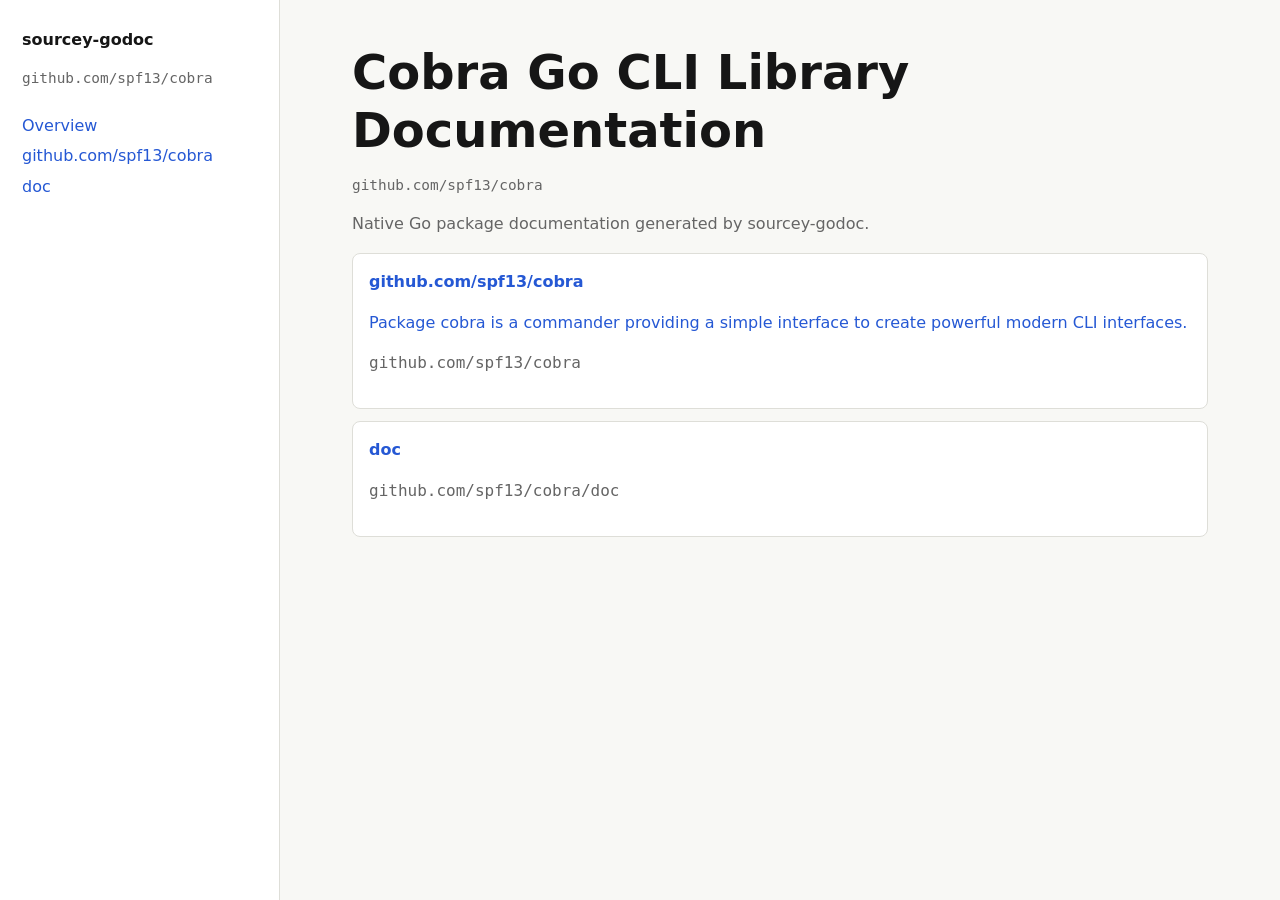
<file: index.html>
<!doctype html>
<html lang="en">
<head>
<meta charset="utf-8">
<meta name="viewport" content="width=device-width, initial-scale=1">
<title>Cobra Go CLI Library Documentation</title>
<link rel="stylesheet" href="sourcey-godoc.css">
</head>
<body><div class="shell">
<aside><p class="brand">sourcey-godoc</p><p class="module"><code>github.com/spf13/cobra</code></p><ul class="nav"><li><a href="index.html">Overview</a></li><li><a href="package-root.html">github.com/spf13/cobra</a></li><li><a href="pkg-doc.html">doc</a></li></ul></aside>
<main><h1>Cobra Go CLI Library Documentation</h1><p class="module"><code>github.com/spf13/cobra</code></p><p class="synopsis">Native Go package documentation generated by sourcey-godoc.</p><a class="card" href="package-root.html"><strong>github.com/spf13/cobra</strong><p>Package cobra is a commander providing a simple interface to create powerful modern CLI interfaces.</p><p class="import-path"><code>github.com/spf13/cobra</code></p></a><a class="card" href="pkg-doc.html"><strong>doc</strong><p class="import-path"><code>github.com/spf13/cobra/doc</code></p></a></main>
</div></body>
</html>
</file>
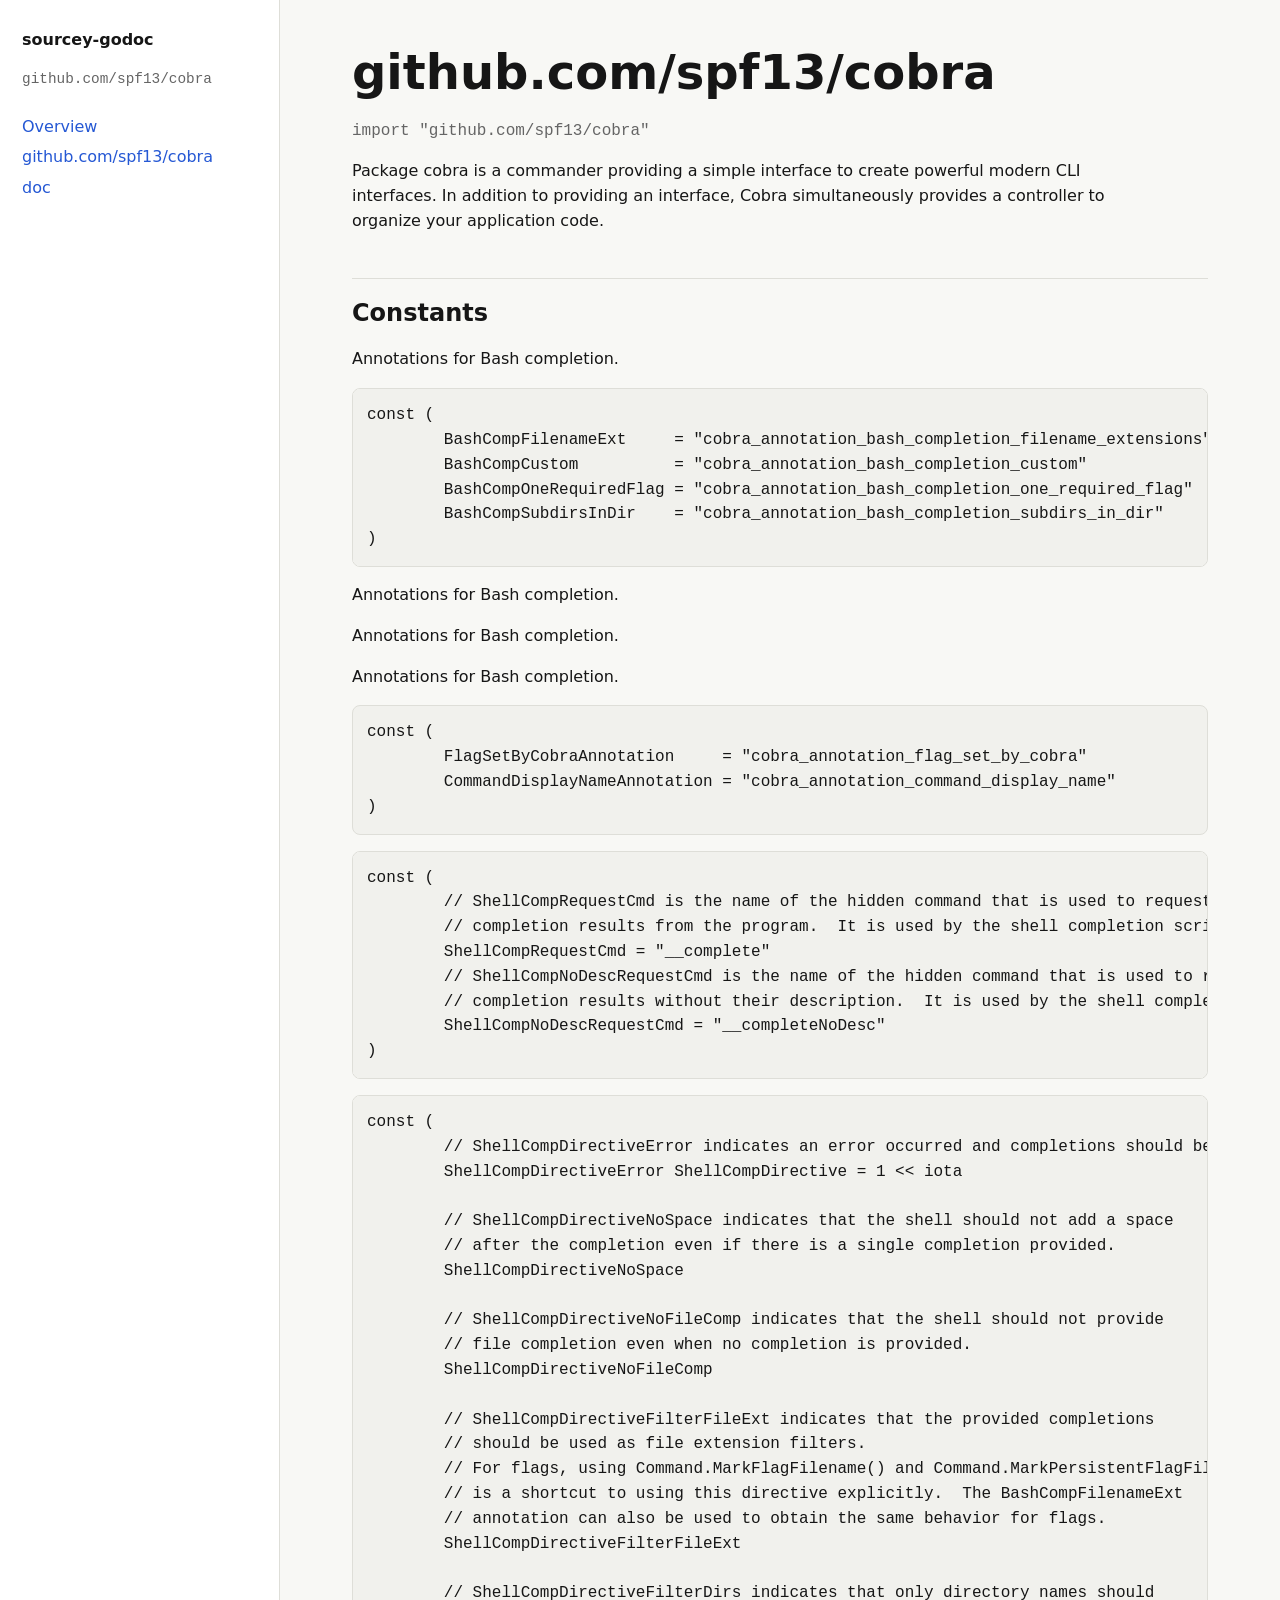
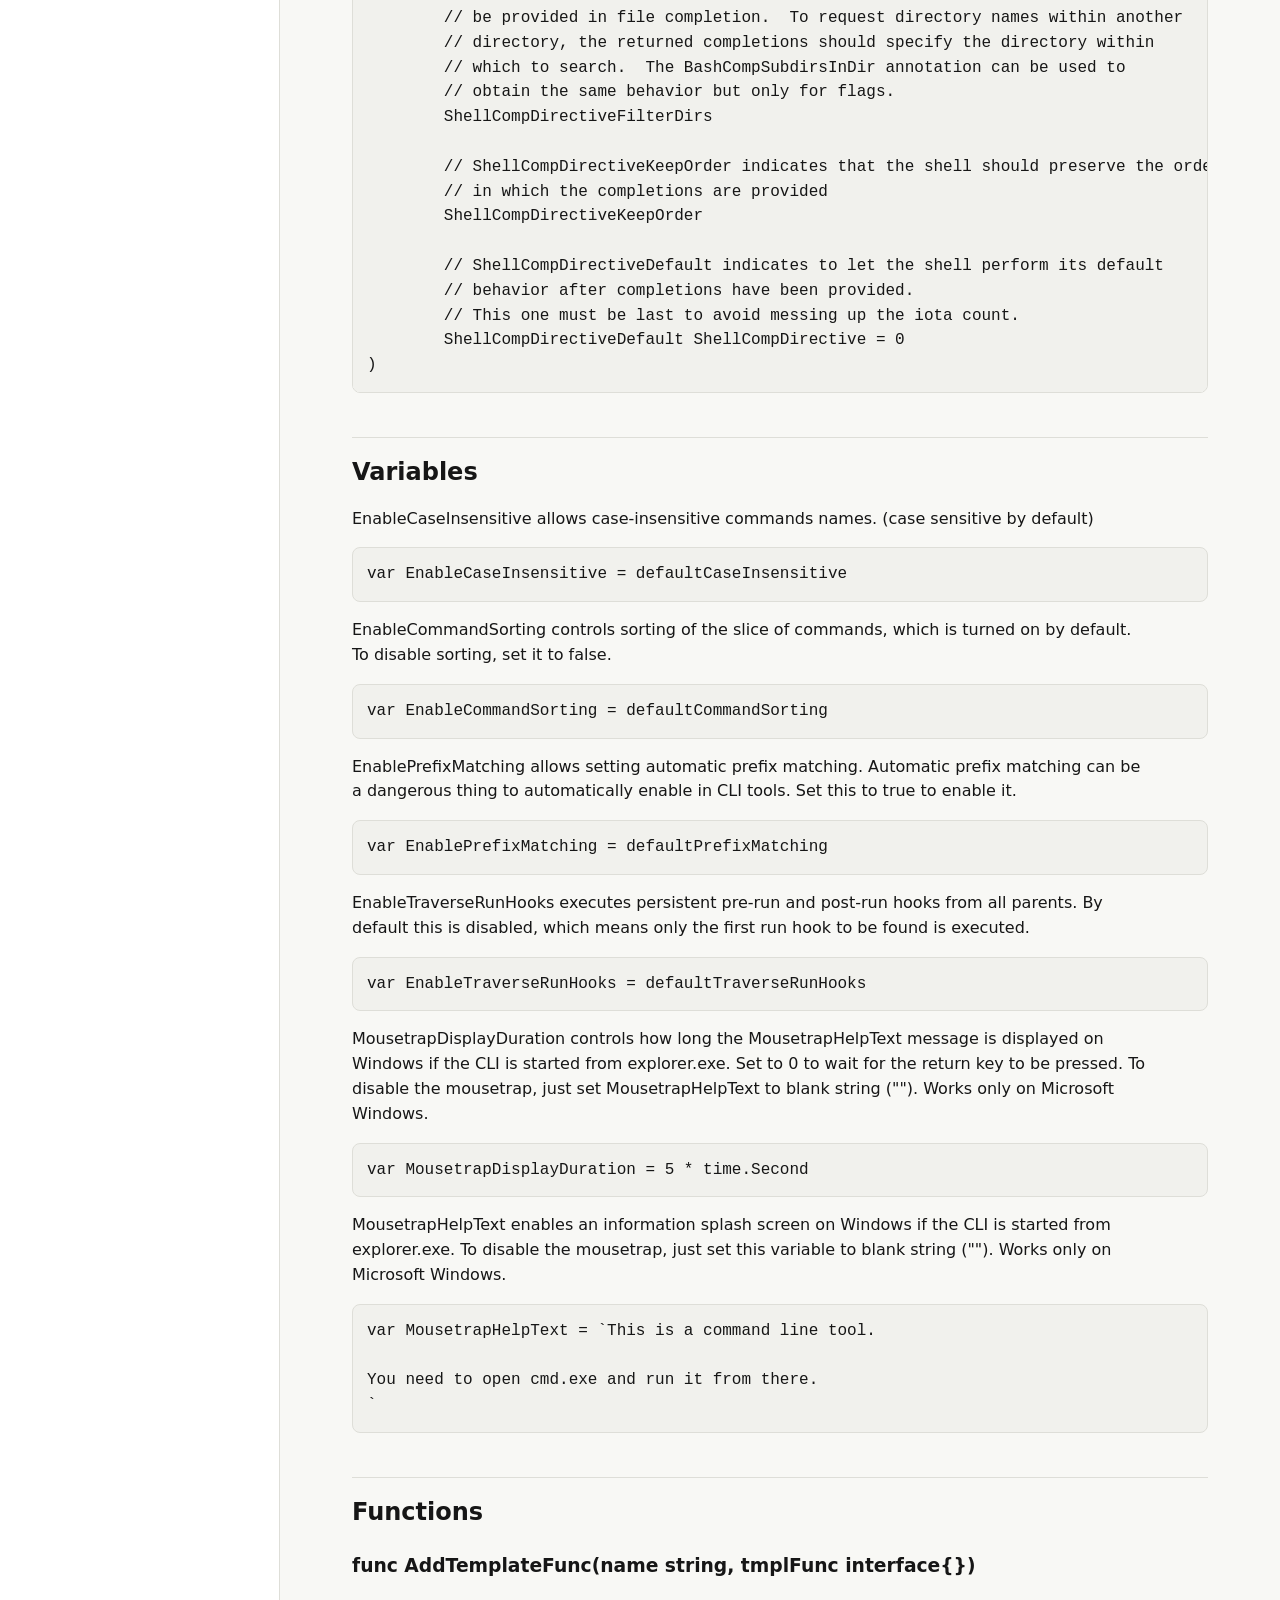
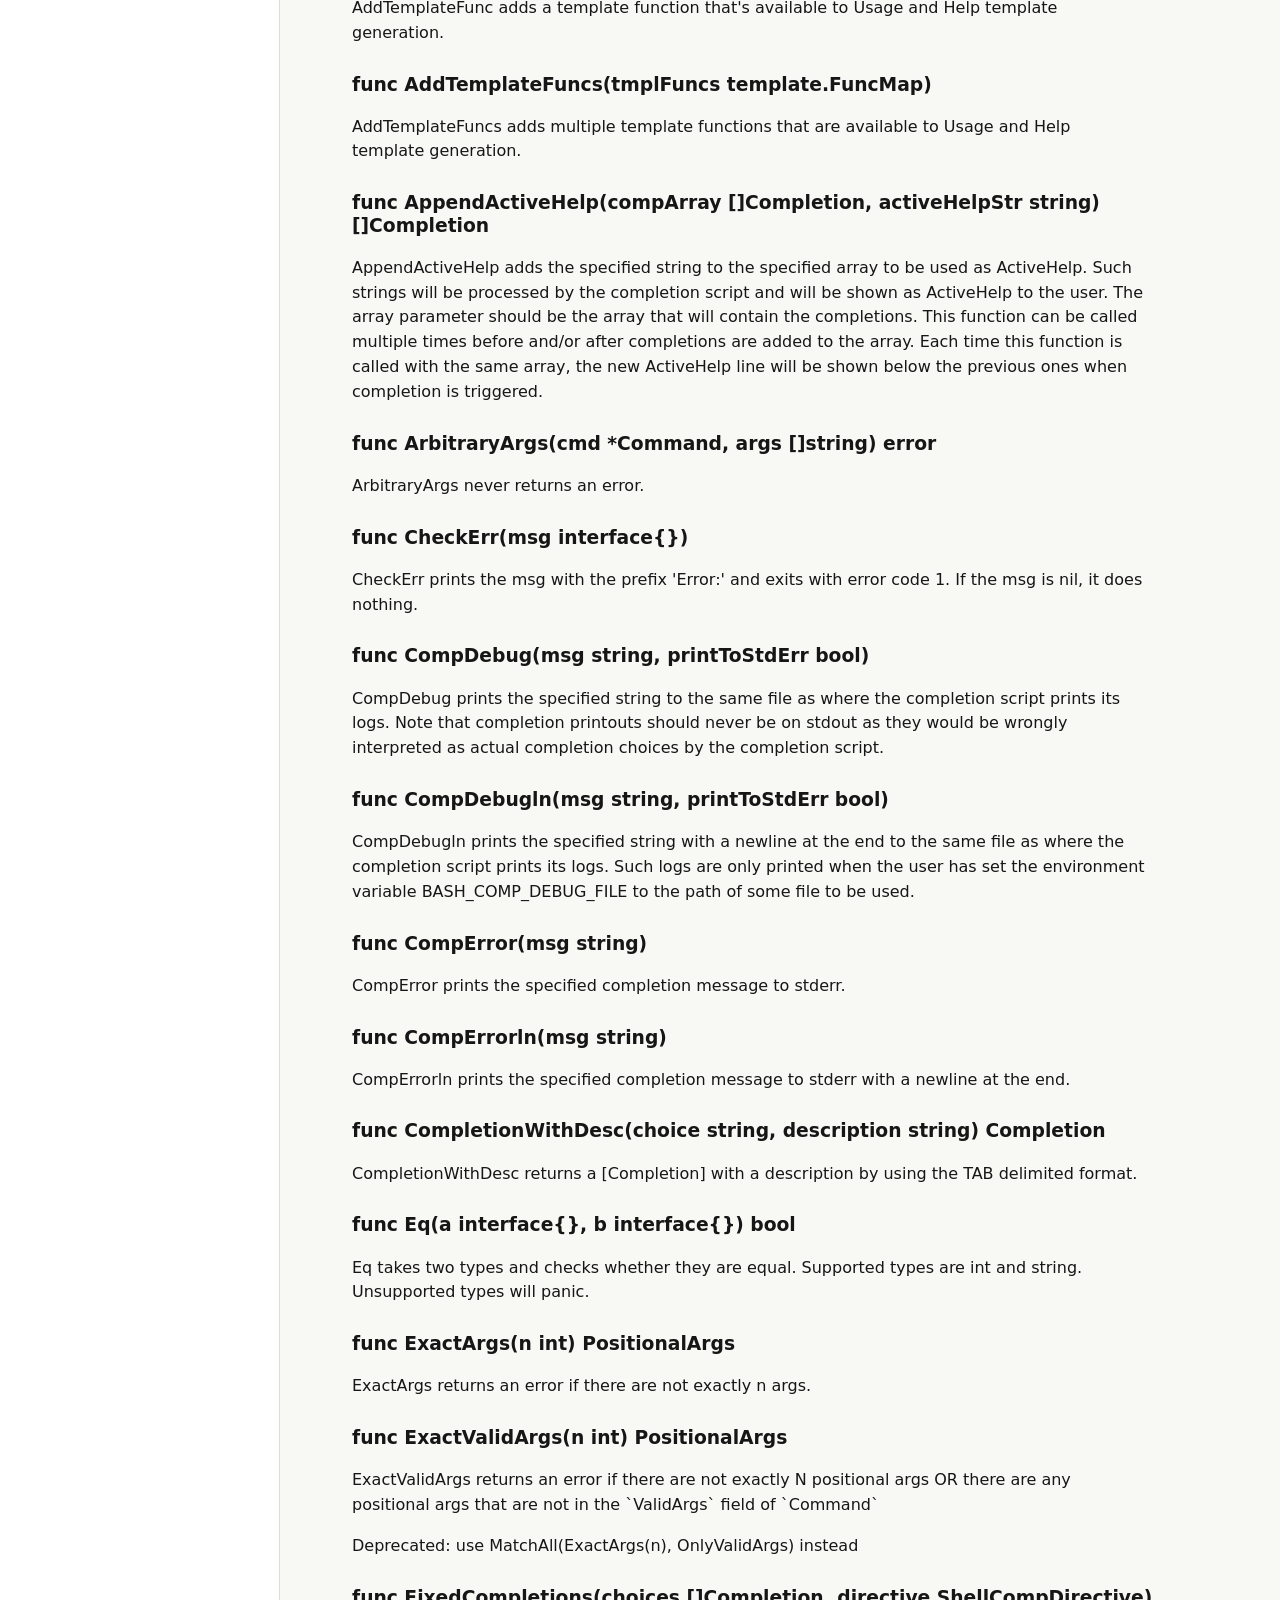
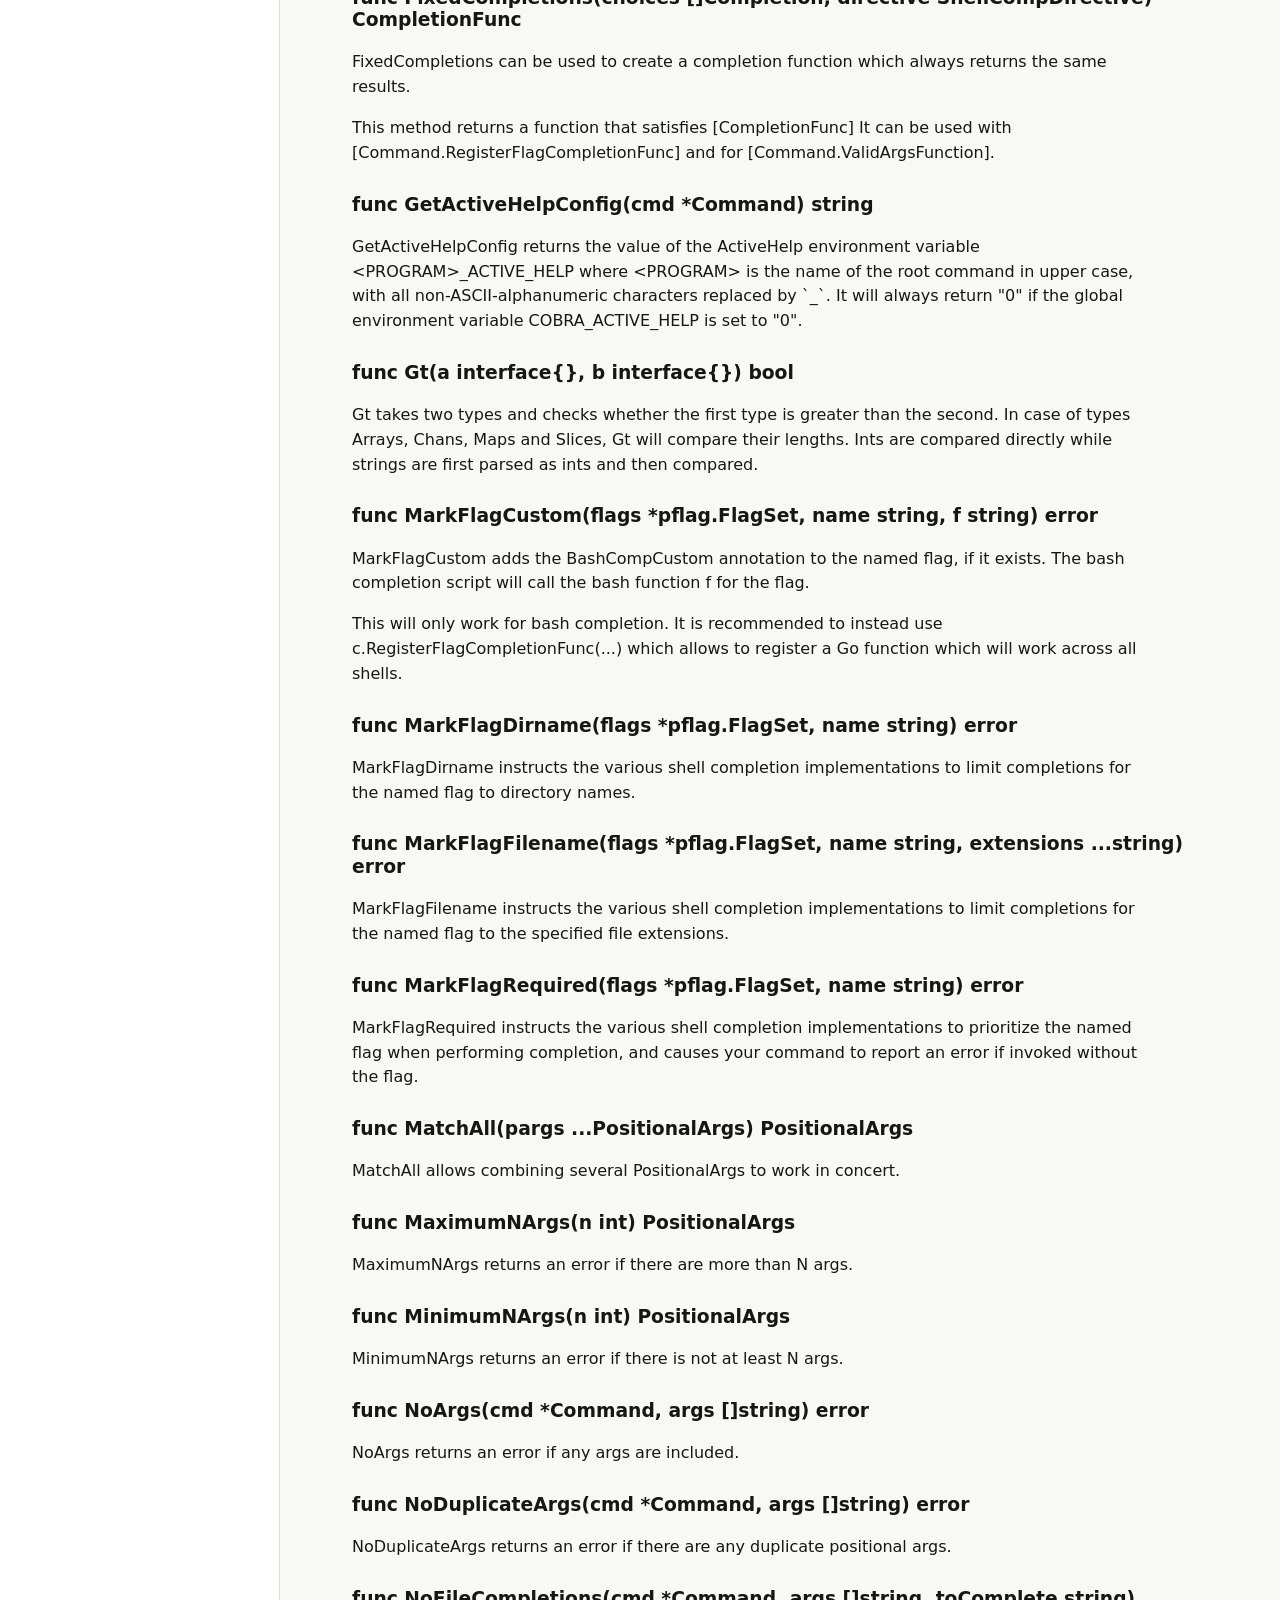
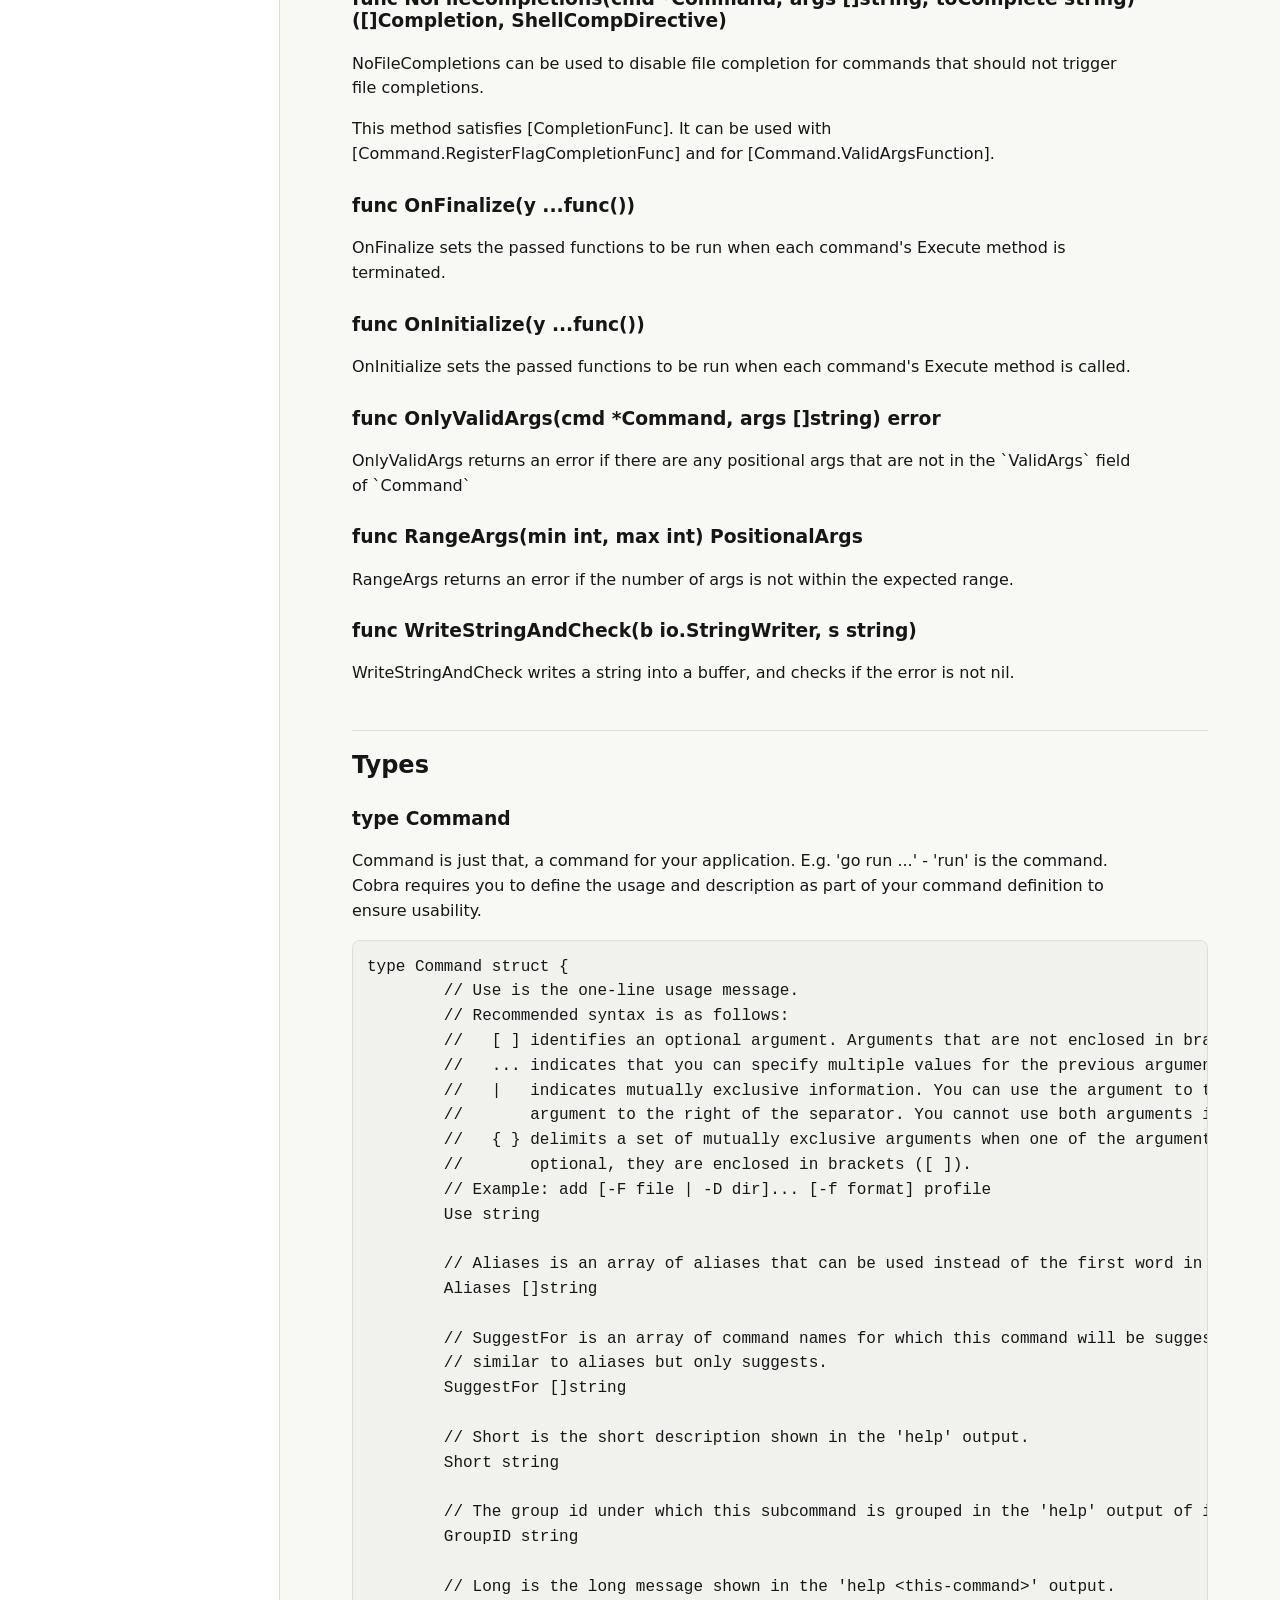
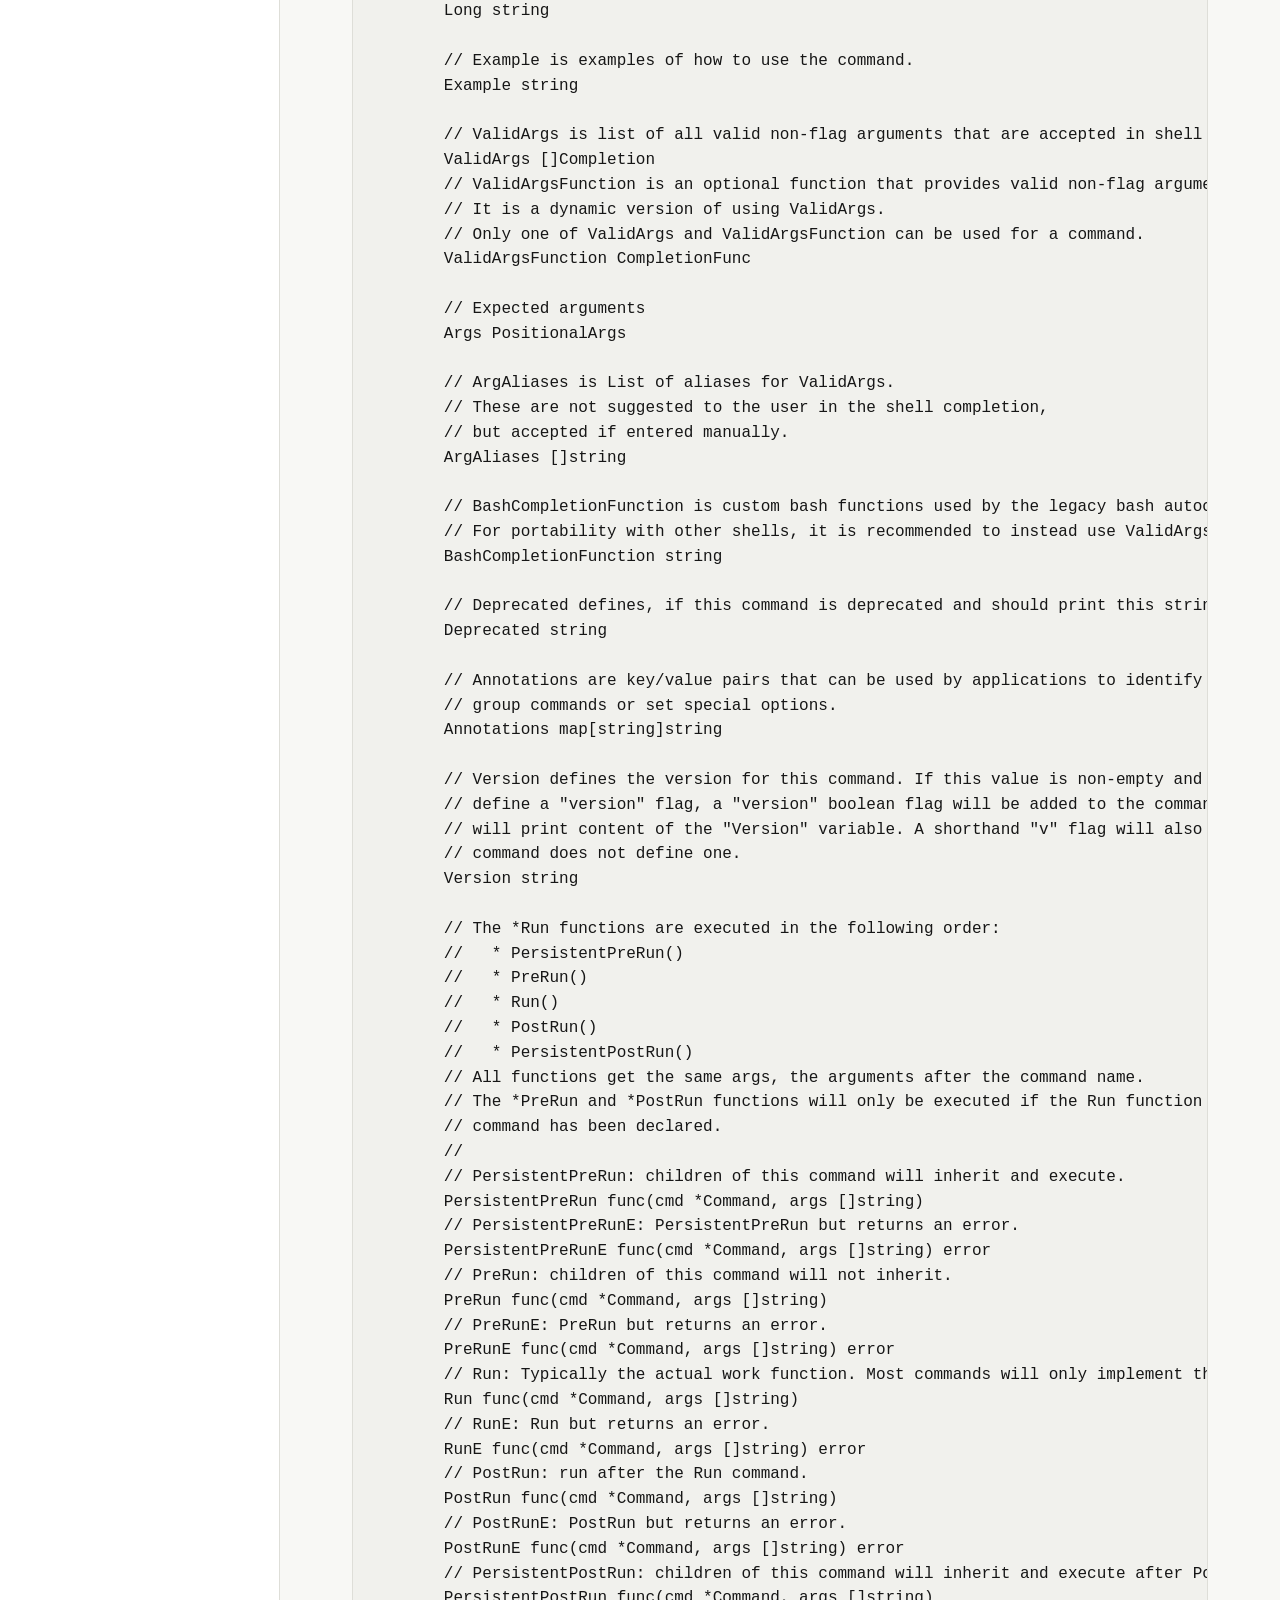
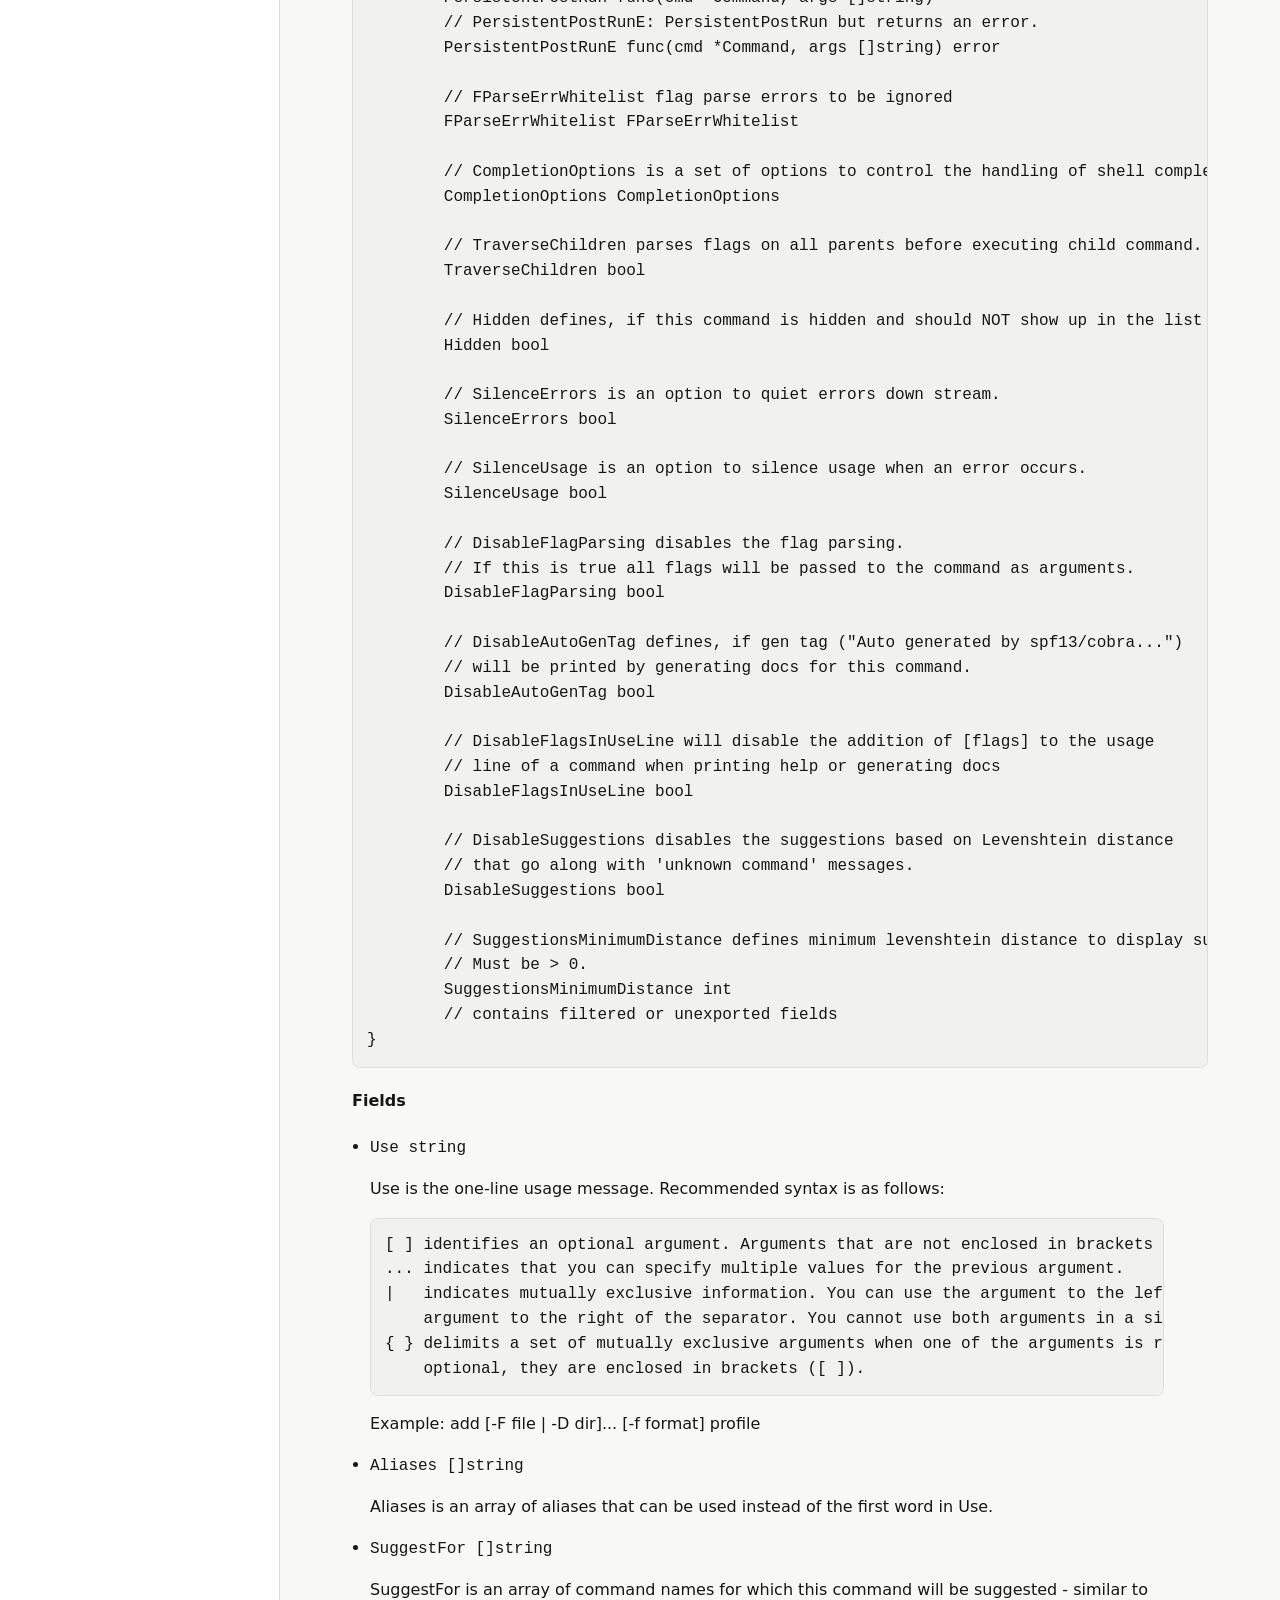
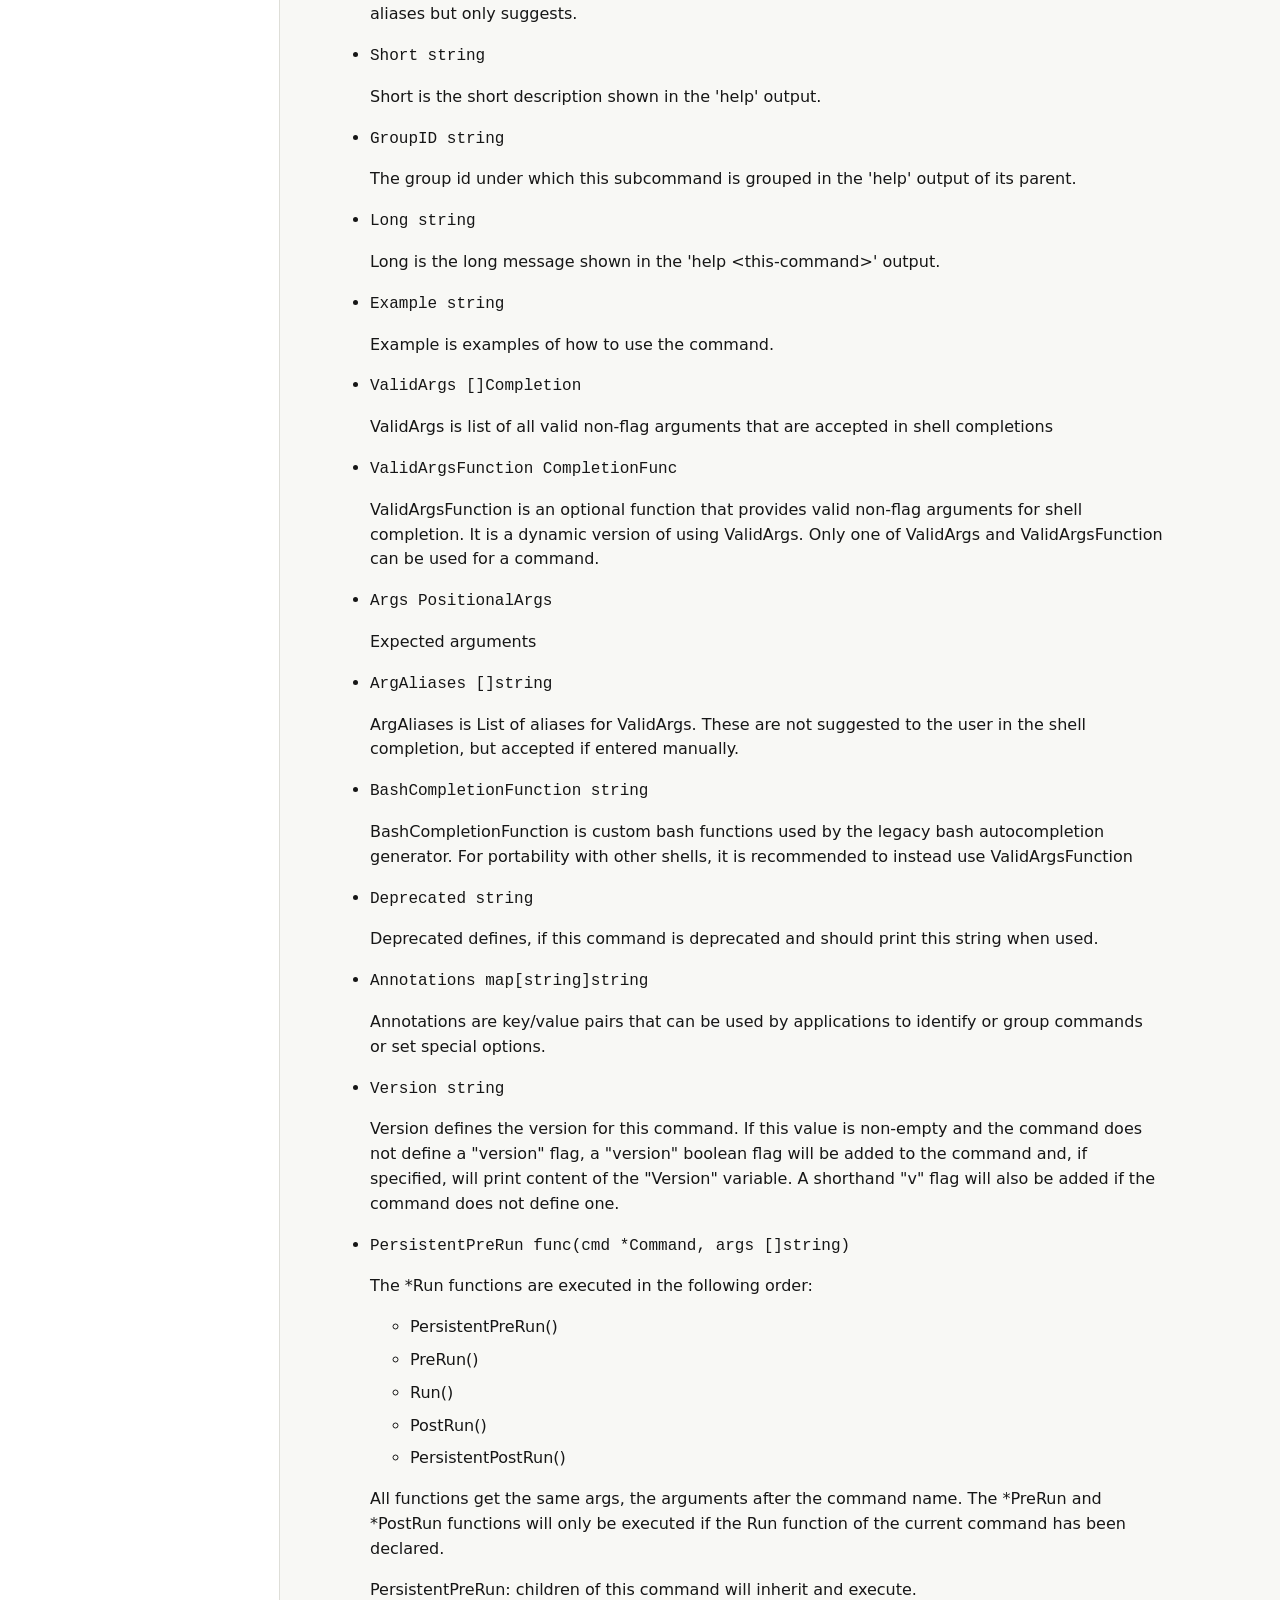
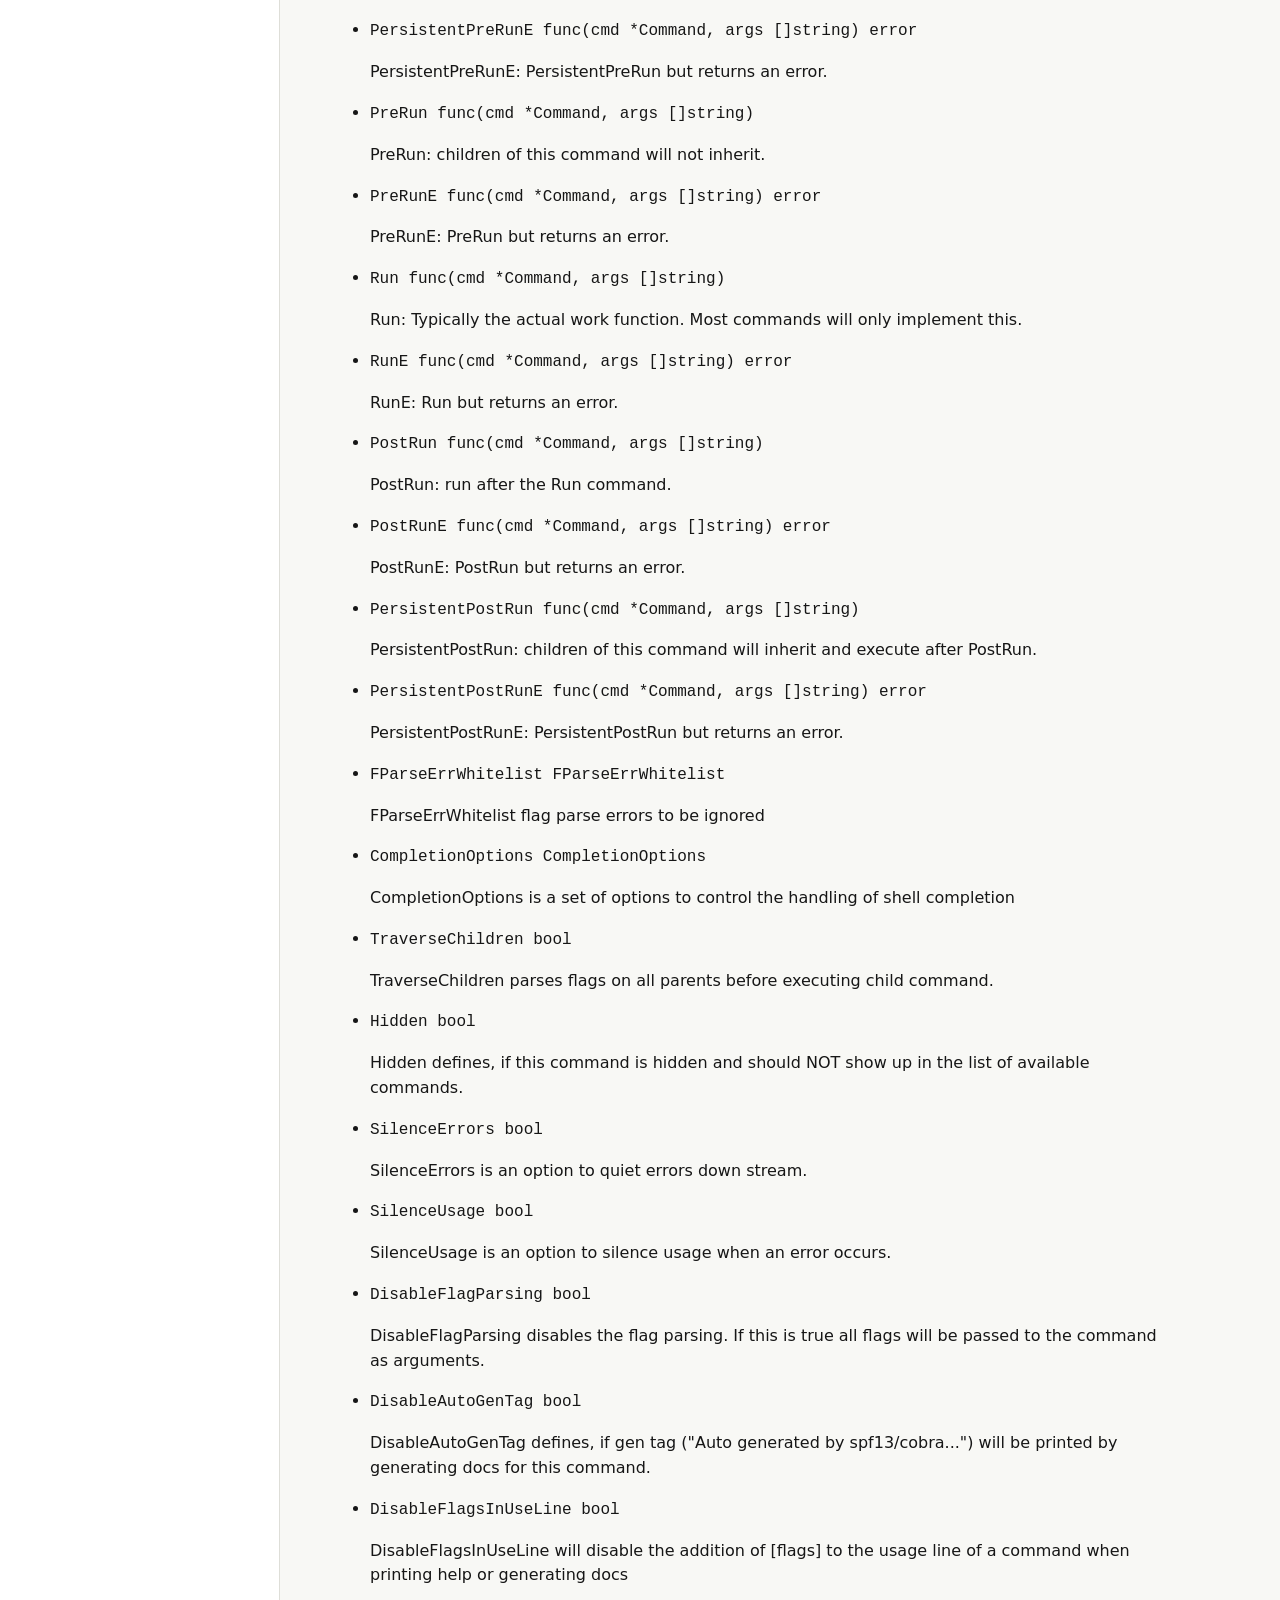
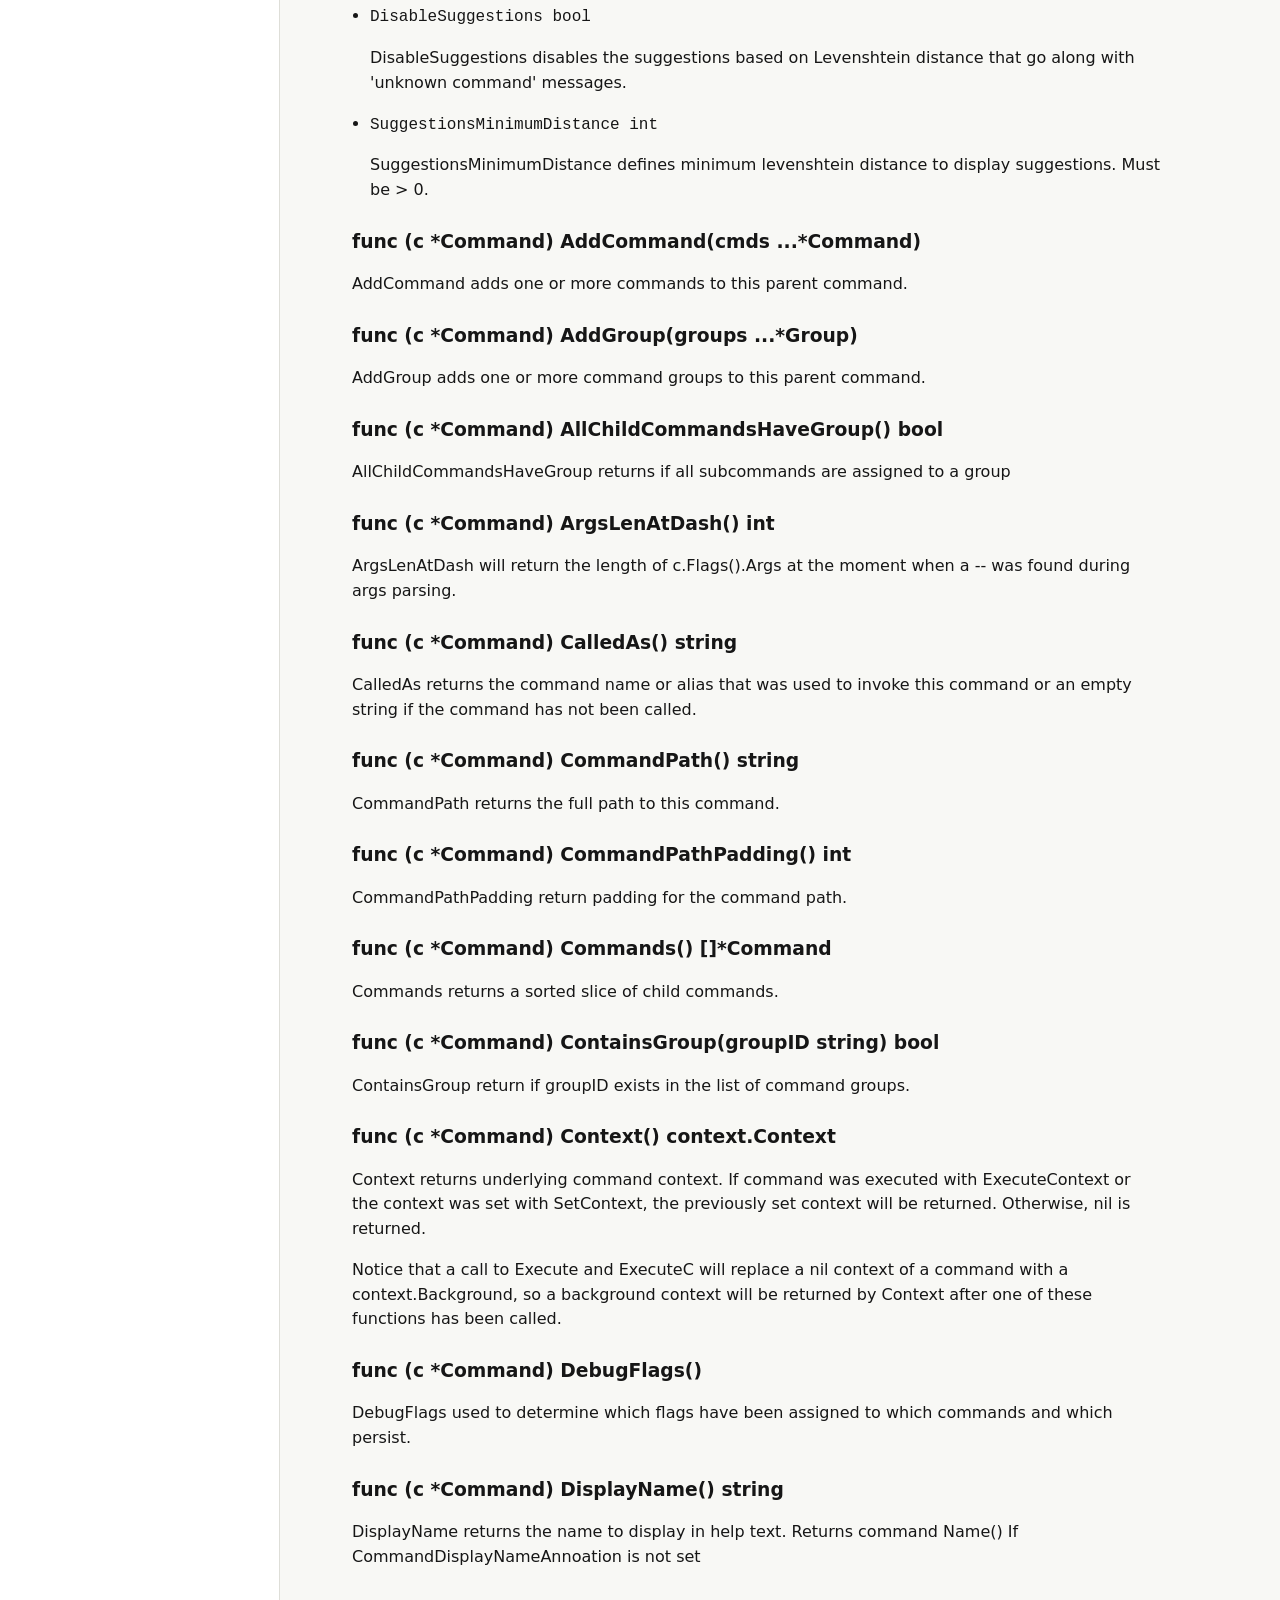
<file: package-root.html>
<!doctype html>
<html lang="en">
<head>
<meta charset="utf-8">
<meta name="viewport" content="width=device-width, initial-scale=1">
<title>github.com/spf13/cobra</title>
<link rel="stylesheet" href="sourcey-godoc.css">
</head>
<body><div class="shell">
<aside><p class="brand">sourcey-godoc</p><p class="module"><code>github.com/spf13/cobra</code></p><ul class="nav"><li><a href="index.html">Overview</a></li><li><a href="package-root.html">github.com/spf13/cobra</a></li><li><a href="pkg-doc.html">doc</a></li></ul></aside>
<main><h1>github.com/spf13/cobra</h1><p class="import-path"><code>import "github.com/spf13/cobra"</code></p><div class="doc"><p>Package cobra is a commander providing a simple interface to create powerful modern CLI interfaces.
In addition to providing an interface, Cobra simultaneously provides a controller to organize your application code.
</div><h2 id="constants">Constants</h2><section id="const-BashCompFilenameExt"><div class="doc"><p>Annotations for Bash completion.
</div><pre><code>const (
	BashCompFilenameExt     = &#34;cobra_annotation_bash_completion_filename_extensions&#34;
	BashCompCustom          = &#34;cobra_annotation_bash_completion_custom&#34;
	BashCompOneRequiredFlag = &#34;cobra_annotation_bash_completion_one_required_flag&#34;
	BashCompSubdirsInDir    = &#34;cobra_annotation_bash_completion_subdirs_in_dir&#34;
)</code></pre></section><section id="const-BashCompCustom"><div class="doc"><p>Annotations for Bash completion.
</div></section><section id="const-BashCompOneRequiredFlag"><div class="doc"><p>Annotations for Bash completion.
</div></section><section id="const-BashCompSubdirsInDir"><div class="doc"><p>Annotations for Bash completion.
</div></section><section id="const-FlagSetByCobraAnnotation"><pre><code>const (
	FlagSetByCobraAnnotation     = &#34;cobra_annotation_flag_set_by_cobra&#34;
	CommandDisplayNameAnnotation = &#34;cobra_annotation_command_display_name&#34;
)</code></pre></section><section id="const-CommandDisplayNameAnnotation"></section><section id="const-ShellCompRequestCmd"><pre><code>const (
	// ShellCompRequestCmd is the name of the hidden command that is used to request
	// completion results from the program.  It is used by the shell completion scripts.
	ShellCompRequestCmd = &#34;__complete&#34;
	// ShellCompNoDescRequestCmd is the name of the hidden command that is used to request
	// completion results without their description.  It is used by the shell completion scripts.
	ShellCompNoDescRequestCmd = &#34;__completeNoDesc&#34;
)</code></pre></section><section id="const-ShellCompNoDescRequestCmd"></section><section id="const-ShellCompDirectiveError"><pre><code>const (
	// ShellCompDirectiveError indicates an error occurred and completions should be ignored.
	ShellCompDirectiveError ShellCompDirective = 1 &lt;&lt; iota

	// ShellCompDirectiveNoSpace indicates that the shell should not add a space
	// after the completion even if there is a single completion provided.
	ShellCompDirectiveNoSpace

	// ShellCompDirectiveNoFileComp indicates that the shell should not provide
	// file completion even when no completion is provided.
	ShellCompDirectiveNoFileComp

	// ShellCompDirectiveFilterFileExt indicates that the provided completions
	// should be used as file extension filters.
	// For flags, using Command.MarkFlagFilename() and Command.MarkPersistentFlagFilename()
	// is a shortcut to using this directive explicitly.  The BashCompFilenameExt
	// annotation can also be used to obtain the same behavior for flags.
	ShellCompDirectiveFilterFileExt

	// ShellCompDirectiveFilterDirs indicates that only directory names should
	// be provided in file completion.  To request directory names within another
	// directory, the returned completions should specify the directory within
	// which to search.  The BashCompSubdirsInDir annotation can be used to
	// obtain the same behavior but only for flags.
	ShellCompDirectiveFilterDirs

	// ShellCompDirectiveKeepOrder indicates that the shell should preserve the order
	// in which the completions are provided
	ShellCompDirectiveKeepOrder

	// ShellCompDirectiveDefault indicates to let the shell perform its default
	// behavior after completions have been provided.
	// This one must be last to avoid messing up the iota count.
	ShellCompDirectiveDefault ShellCompDirective = 0
)</code></pre></section><section id="const-ShellCompDirectiveNoSpace"></section><section id="const-ShellCompDirectiveNoFileComp"></section><section id="const-ShellCompDirectiveFilterFileExt"></section><section id="const-ShellCompDirectiveFilterDirs"></section><section id="const-ShellCompDirectiveKeepOrder"></section><section id="const-ShellCompDirectiveDefault"></section><h2 id="variables">Variables</h2><section id="var-EnableCaseInsensitive"><div class="doc"><p>EnableCaseInsensitive allows case-insensitive commands names. (case sensitive by default)
</div><pre><code>var EnableCaseInsensitive = defaultCaseInsensitive</code></pre></section><section id="var-EnableCommandSorting"><div class="doc"><p>EnableCommandSorting controls sorting of the slice of commands, which is turned on by default.
To disable sorting, set it to false.
</div><pre><code>var EnableCommandSorting = defaultCommandSorting</code></pre></section><section id="var-EnablePrefixMatching"><div class="doc"><p>EnablePrefixMatching allows setting automatic prefix matching. Automatic prefix matching can be a dangerous thing
to automatically enable in CLI tools.
Set this to true to enable it.
</div><pre><code>var EnablePrefixMatching = defaultPrefixMatching</code></pre></section><section id="var-EnableTraverseRunHooks"><div class="doc"><p>EnableTraverseRunHooks executes persistent pre-run and post-run hooks from all parents.
By default this is disabled, which means only the first run hook to be found is executed.
</div><pre><code>var EnableTraverseRunHooks = defaultTraverseRunHooks</code></pre></section><section id="var-MousetrapDisplayDuration"><div class="doc"><p>MousetrapDisplayDuration controls how long the MousetrapHelpText message is displayed on Windows
if the CLI is started from explorer.exe. Set to 0 to wait for the return key to be pressed.
To disable the mousetrap, just set MousetrapHelpText to blank string (&quot;&quot;).
Works only on Microsoft Windows.
</div><pre><code>var MousetrapDisplayDuration = 5 * time.Second</code></pre></section><section id="var-MousetrapHelpText"><div class="doc"><p>MousetrapHelpText enables an information splash screen on Windows
if the CLI is started from explorer.exe.
To disable the mousetrap, just set this variable to blank string (&quot;&quot;).
Works only on Microsoft Windows.
</div><pre><code>var MousetrapHelpText = `This is a command line tool.

You need to open cmd.exe and run it from there.
`</code></pre></section><h2 id="functions">Functions</h2><section id="func-AddTemplateFunc"><h3>func AddTemplateFunc(name string, tmplFunc interface{})</h3><div class="doc"><p>AddTemplateFunc adds a template function that&apos;s available to Usage and Help
template generation.
</div></section><section id="func-AddTemplateFuncs"><h3>func AddTemplateFuncs(tmplFuncs template.FuncMap)</h3><div class="doc"><p>AddTemplateFuncs adds multiple template functions that are available to Usage and
Help template generation.
</div></section><section id="func-AppendActiveHelp"><h3>func AppendActiveHelp(compArray []Completion, activeHelpStr string) []Completion</h3><div class="doc"><p>AppendActiveHelp adds the specified string to the specified array to be used as ActiveHelp.
Such strings will be processed by the completion script and will be shown as ActiveHelp
to the user.
The array parameter should be the array that will contain the completions.
This function can be called multiple times before and/or after completions are added to
the array.  Each time this function is called with the same array, the new
ActiveHelp line will be shown below the previous ones when completion is triggered.
</div></section><section id="func-ArbitraryArgs"><h3>func ArbitraryArgs(cmd *Command, args []string) error</h3><div class="doc"><p>ArbitraryArgs never returns an error.
</div></section><section id="func-CheckErr"><h3>func CheckErr(msg interface{})</h3><div class="doc"><p>CheckErr prints the msg with the prefix &apos;Error:&apos; and exits with error code 1. If the msg is nil, it does nothing.
</div></section><section id="func-CompDebug"><h3>func CompDebug(msg string, printToStdErr bool)</h3><div class="doc"><p>CompDebug prints the specified string to the same file as where the
completion script prints its logs.
Note that completion printouts should never be on stdout as they would
be wrongly interpreted as actual completion choices by the completion script.
</div></section><section id="func-CompDebugln"><h3>func CompDebugln(msg string, printToStdErr bool)</h3><div class="doc"><p>CompDebugln prints the specified string with a newline at the end
to the same file as where the completion script prints its logs.
Such logs are only printed when the user has set the environment
variable BASH_COMP_DEBUG_FILE to the path of some file to be used.
</div></section><section id="func-CompError"><h3>func CompError(msg string)</h3><div class="doc"><p>CompError prints the specified completion message to stderr.
</div></section><section id="func-CompErrorln"><h3>func CompErrorln(msg string)</h3><div class="doc"><p>CompErrorln prints the specified completion message to stderr with a newline at the end.
</div></section><section id="func-CompletionWithDesc"><h3>func CompletionWithDesc(choice string, description string) Completion</h3><div class="doc"><p>CompletionWithDesc returns a [Completion] with a description by using the TAB delimited format.
</div></section><section id="func-Eq"><h3>func Eq(a interface{}, b interface{}) bool</h3><div class="doc"><p>Eq takes two types and checks whether they are equal. Supported types are int and string. Unsupported types will panic.
</div></section><section id="func-ExactArgs"><h3>func ExactArgs(n int) PositionalArgs</h3><div class="doc"><p>ExactArgs returns an error if there are not exactly n args.
</div></section><section id="func-ExactValidArgs"><h3>func ExactValidArgs(n int) PositionalArgs</h3><div class="doc"><p>ExactValidArgs returns an error if there are not exactly N positional args OR
there are any positional args that are not in the `ValidArgs` field of `Command`
<p>Deprecated: use MatchAll(ExactArgs(n), OnlyValidArgs) instead
</div></section><section id="func-FixedCompletions"><h3>func FixedCompletions(choices []Completion, directive ShellCompDirective) CompletionFunc</h3><div class="doc"><p>FixedCompletions can be used to create a completion function which always
returns the same results.
<p>This method returns a function that satisfies [CompletionFunc]
It can be used with [Command.RegisterFlagCompletionFunc] and for [Command.ValidArgsFunction].
</div></section><section id="func-GetActiveHelpConfig"><h3>func GetActiveHelpConfig(cmd *Command) string</h3><div class="doc"><p>GetActiveHelpConfig returns the value of the ActiveHelp environment variable
&lt;PROGRAM&gt;_ACTIVE_HELP where &lt;PROGRAM&gt; is the name of the root command in upper
case, with all non-ASCII-alphanumeric characters replaced by `_`.
It will always return &quot;0&quot; if the global environment variable COBRA_ACTIVE_HELP
is set to &quot;0&quot;.
</div></section><section id="func-Gt"><h3>func Gt(a interface{}, b interface{}) bool</h3><div class="doc"><p>Gt takes two types and checks whether the first type is greater than the second. In case of types Arrays, Chans,
Maps and Slices, Gt will compare their lengths. Ints are compared directly while strings are first parsed as
ints and then compared.
</div></section><section id="func-MarkFlagCustom"><h3>func MarkFlagCustom(flags *pflag.FlagSet, name string, f string) error</h3><div class="doc"><p>MarkFlagCustom adds the BashCompCustom annotation to the named flag, if it exists.
The bash completion script will call the bash function f for the flag.
<p>This will only work for bash completion.
It is recommended to instead use c.RegisterFlagCompletionFunc(...) which allows
to register a Go function which will work across all shells.
</div></section><section id="func-MarkFlagDirname"><h3>func MarkFlagDirname(flags *pflag.FlagSet, name string) error</h3><div class="doc"><p>MarkFlagDirname instructs the various shell completion implementations to
limit completions for the named flag to directory names.
</div></section><section id="func-MarkFlagFilename"><h3>func MarkFlagFilename(flags *pflag.FlagSet, name string, extensions ...string) error</h3><div class="doc"><p>MarkFlagFilename instructs the various shell completion implementations to
limit completions for the named flag to the specified file extensions.
</div></section><section id="func-MarkFlagRequired"><h3>func MarkFlagRequired(flags *pflag.FlagSet, name string) error</h3><div class="doc"><p>MarkFlagRequired instructs the various shell completion implementations to
prioritize the named flag when performing completion,
and causes your command to report an error if invoked without the flag.
</div></section><section id="func-MatchAll"><h3>func MatchAll(pargs ...PositionalArgs) PositionalArgs</h3><div class="doc"><p>MatchAll allows combining several PositionalArgs to work in concert.
</div></section><section id="func-MaximumNArgs"><h3>func MaximumNArgs(n int) PositionalArgs</h3><div class="doc"><p>MaximumNArgs returns an error if there are more than N args.
</div></section><section id="func-MinimumNArgs"><h3>func MinimumNArgs(n int) PositionalArgs</h3><div class="doc"><p>MinimumNArgs returns an error if there is not at least N args.
</div></section><section id="func-NoArgs"><h3>func NoArgs(cmd *Command, args []string) error</h3><div class="doc"><p>NoArgs returns an error if any args are included.
</div></section><section id="func-NoDuplicateArgs"><h3>func NoDuplicateArgs(cmd *Command, args []string) error</h3><div class="doc"><p>NoDuplicateArgs returns an error if there are any duplicate positional args.
</div></section><section id="func-NoFileCompletions"><h3>func NoFileCompletions(cmd *Command, args []string, toComplete string) ([]Completion, ShellCompDirective)</h3><div class="doc"><p>NoFileCompletions can be used to disable file completion for commands that should
not trigger file completions.
<p>This method satisfies [CompletionFunc].
It can be used with [Command.RegisterFlagCompletionFunc] and for [Command.ValidArgsFunction].
</div></section><section id="func-OnFinalize"><h3>func OnFinalize(y ...func())</h3><div class="doc"><p>OnFinalize sets the passed functions to be run when each command&apos;s
Execute method is terminated.
</div></section><section id="func-OnInitialize"><h3>func OnInitialize(y ...func())</h3><div class="doc"><p>OnInitialize sets the passed functions to be run when each command&apos;s
Execute method is called.
</div></section><section id="func-OnlyValidArgs"><h3>func OnlyValidArgs(cmd *Command, args []string) error</h3><div class="doc"><p>OnlyValidArgs returns an error if there are any positional args that are not in
the `ValidArgs` field of `Command`
</div></section><section id="func-RangeArgs"><h3>func RangeArgs(min int, max int) PositionalArgs</h3><div class="doc"><p>RangeArgs returns an error if the number of args is not within the expected range.
</div></section><section id="func-WriteStringAndCheck"><h3>func WriteStringAndCheck(b io.StringWriter, s string)</h3><div class="doc"><p>WriteStringAndCheck writes a string into a buffer, and checks if the error is not nil.
</div></section><h2 id="types">Types</h2><section id="type-Command"><h3>type Command</h3><div class="doc"><p>Command is just that, a command for your application.
E.g.  &apos;go run ...&apos; - &apos;run&apos; is the command. Cobra requires
you to define the usage and description as part of your command
definition to ensure usability.
</div><pre><code>type Command struct {
	// Use is the one-line usage message.
	// Recommended syntax is as follows:
	//   [ ] identifies an optional argument. Arguments that are not enclosed in brackets are required.
	//   ... indicates that you can specify multiple values for the previous argument.
	//   |   indicates mutually exclusive information. You can use the argument to the left of the separator or the
	//       argument to the right of the separator. You cannot use both arguments in a single use of the command.
	//   { } delimits a set of mutually exclusive arguments when one of the arguments is required. If the arguments are
	//       optional, they are enclosed in brackets ([ ]).
	// Example: add [-F file | -D dir]... [-f format] profile
	Use string

	// Aliases is an array of aliases that can be used instead of the first word in Use.
	Aliases []string

	// SuggestFor is an array of command names for which this command will be suggested -
	// similar to aliases but only suggests.
	SuggestFor []string

	// Short is the short description shown in the &#39;help&#39; output.
	Short string

	// The group id under which this subcommand is grouped in the &#39;help&#39; output of its parent.
	GroupID string

	// Long is the long message shown in the &#39;help &lt;this-command&gt;&#39; output.
	Long string

	// Example is examples of how to use the command.
	Example string

	// ValidArgs is list of all valid non-flag arguments that are accepted in shell completions
	ValidArgs []Completion
	// ValidArgsFunction is an optional function that provides valid non-flag arguments for shell completion.
	// It is a dynamic version of using ValidArgs.
	// Only one of ValidArgs and ValidArgsFunction can be used for a command.
	ValidArgsFunction CompletionFunc

	// Expected arguments
	Args PositionalArgs

	// ArgAliases is List of aliases for ValidArgs.
	// These are not suggested to the user in the shell completion,
	// but accepted if entered manually.
	ArgAliases []string

	// BashCompletionFunction is custom bash functions used by the legacy bash autocompletion generator.
	// For portability with other shells, it is recommended to instead use ValidArgsFunction
	BashCompletionFunction string

	// Deprecated defines, if this command is deprecated and should print this string when used.
	Deprecated string

	// Annotations are key/value pairs that can be used by applications to identify or
	// group commands or set special options.
	Annotations map[string]string

	// Version defines the version for this command. If this value is non-empty and the command does not
	// define a &#34;version&#34; flag, a &#34;version&#34; boolean flag will be added to the command and, if specified,
	// will print content of the &#34;Version&#34; variable. A shorthand &#34;v&#34; flag will also be added if the
	// command does not define one.
	Version string

	// The *Run functions are executed in the following order:
	//   * PersistentPreRun()
	//   * PreRun()
	//   * Run()
	//   * PostRun()
	//   * PersistentPostRun()
	// All functions get the same args, the arguments after the command name.
	// The *PreRun and *PostRun functions will only be executed if the Run function of the current
	// command has been declared.
	//
	// PersistentPreRun: children of this command will inherit and execute.
	PersistentPreRun func(cmd *Command, args []string)
	// PersistentPreRunE: PersistentPreRun but returns an error.
	PersistentPreRunE func(cmd *Command, args []string) error
	// PreRun: children of this command will not inherit.
	PreRun func(cmd *Command, args []string)
	// PreRunE: PreRun but returns an error.
	PreRunE func(cmd *Command, args []string) error
	// Run: Typically the actual work function. Most commands will only implement this.
	Run func(cmd *Command, args []string)
	// RunE: Run but returns an error.
	RunE func(cmd *Command, args []string) error
	// PostRun: run after the Run command.
	PostRun func(cmd *Command, args []string)
	// PostRunE: PostRun but returns an error.
	PostRunE func(cmd *Command, args []string) error
	// PersistentPostRun: children of this command will inherit and execute after PostRun.
	PersistentPostRun func(cmd *Command, args []string)
	// PersistentPostRunE: PersistentPostRun but returns an error.
	PersistentPostRunE func(cmd *Command, args []string) error

	// FParseErrWhitelist flag parse errors to be ignored
	FParseErrWhitelist FParseErrWhitelist

	// CompletionOptions is a set of options to control the handling of shell completion
	CompletionOptions CompletionOptions

	// TraverseChildren parses flags on all parents before executing child command.
	TraverseChildren bool

	// Hidden defines, if this command is hidden and should NOT show up in the list of available commands.
	Hidden bool

	// SilenceErrors is an option to quiet errors down stream.
	SilenceErrors bool

	// SilenceUsage is an option to silence usage when an error occurs.
	SilenceUsage bool

	// DisableFlagParsing disables the flag parsing.
	// If this is true all flags will be passed to the command as arguments.
	DisableFlagParsing bool

	// DisableAutoGenTag defines, if gen tag (&#34;Auto generated by spf13/cobra...&#34;)
	// will be printed by generating docs for this command.
	DisableAutoGenTag bool

	// DisableFlagsInUseLine will disable the addition of [flags] to the usage
	// line of a command when printing help or generating docs
	DisableFlagsInUseLine bool

	// DisableSuggestions disables the suggestions based on Levenshtein distance
	// that go along with &#39;unknown command&#39; messages.
	DisableSuggestions bool

	// SuggestionsMinimumDistance defines minimum levenshtein distance to display suggestions.
	// Must be &gt; 0.
	SuggestionsMinimumDistance int
	// contains filtered or unexported fields
}</code></pre><h4>Fields</h4><ul class="field-list"><li><code>Use string</code><div class="doc"><p>Use is the one-line usage message.
Recommended syntax is as follows:
<pre>[ ] identifies an optional argument. Arguments that are not enclosed in brackets are required.
... indicates that you can specify multiple values for the previous argument.
|   indicates mutually exclusive information. You can use the argument to the left of the separator or the
    argument to the right of the separator. You cannot use both arguments in a single use of the command.
{ } delimits a set of mutually exclusive arguments when one of the arguments is required. If the arguments are
    optional, they are enclosed in brackets ([ ]).
</pre>
<p>Example: add [-F file | -D dir]... [-f format] profile
</div></li><li><code>Aliases []string</code><div class="doc"><p>Aliases is an array of aliases that can be used instead of the first word in Use.
</div></li><li><code>SuggestFor []string</code><div class="doc"><p>SuggestFor is an array of command names for which this command will be suggested -
similar to aliases but only suggests.
</div></li><li><code>Short string</code><div class="doc"><p>Short is the short description shown in the &apos;help&apos; output.
</div></li><li><code>GroupID string</code><div class="doc"><p>The group id under which this subcommand is grouped in the &apos;help&apos; output of its parent.
</div></li><li><code>Long string</code><div class="doc"><p>Long is the long message shown in the &apos;help &lt;this-command&gt;&apos; output.
</div></li><li><code>Example string</code><div class="doc"><p>Example is examples of how to use the command.
</div></li><li><code>ValidArgs []Completion</code><div class="doc"><p>ValidArgs is list of all valid non-flag arguments that are accepted in shell completions
</div></li><li><code>ValidArgsFunction CompletionFunc</code><div class="doc"><p>ValidArgsFunction is an optional function that provides valid non-flag arguments for shell completion.
It is a dynamic version of using ValidArgs.
Only one of ValidArgs and ValidArgsFunction can be used for a command.
</div></li><li><code>Args PositionalArgs</code><div class="doc"><p>Expected arguments
</div></li><li><code>ArgAliases []string</code><div class="doc"><p>ArgAliases is List of aliases for ValidArgs.
These are not suggested to the user in the shell completion,
but accepted if entered manually.
</div></li><li><code>BashCompletionFunction string</code><div class="doc"><p>BashCompletionFunction is custom bash functions used by the legacy bash autocompletion generator.
For portability with other shells, it is recommended to instead use ValidArgsFunction
</div></li><li><code>Deprecated string</code><div class="doc"><p>Deprecated defines, if this command is deprecated and should print this string when used.
</div></li><li><code>Annotations map[string]string</code><div class="doc"><p>Annotations are key/value pairs that can be used by applications to identify or
group commands or set special options.
</div></li><li><code>Version string</code><div class="doc"><p>Version defines the version for this command. If this value is non-empty and the command does not
define a &quot;version&quot; flag, a &quot;version&quot; boolean flag will be added to the command and, if specified,
will print content of the &quot;Version&quot; variable. A shorthand &quot;v&quot; flag will also be added if the
command does not define one.
</div></li><li><code>PersistentPreRun func(cmd *Command, args []string)</code><div class="doc"><p>The *Run functions are executed in the following order:
<ul>
<li>PersistentPreRun()
<li>PreRun()
<li>Run()
<li>PostRun()
<li>PersistentPostRun()
</ul>
<p>All functions get the same args, the arguments after the command name.
The *PreRun and *PostRun functions will only be executed if the Run function of the current
command has been declared.
<p>PersistentPreRun: children of this command will inherit and execute.
</div></li><li><code>PersistentPreRunE func(cmd *Command, args []string) error</code><div class="doc"><p>PersistentPreRunE: PersistentPreRun but returns an error.
</div></li><li><code>PreRun func(cmd *Command, args []string)</code><div class="doc"><p>PreRun: children of this command will not inherit.
</div></li><li><code>PreRunE func(cmd *Command, args []string) error</code><div class="doc"><p>PreRunE: PreRun but returns an error.
</div></li><li><code>Run func(cmd *Command, args []string)</code><div class="doc"><p>Run: Typically the actual work function. Most commands will only implement this.
</div></li><li><code>RunE func(cmd *Command, args []string) error</code><div class="doc"><p>RunE: Run but returns an error.
</div></li><li><code>PostRun func(cmd *Command, args []string)</code><div class="doc"><p>PostRun: run after the Run command.
</div></li><li><code>PostRunE func(cmd *Command, args []string) error</code><div class="doc"><p>PostRunE: PostRun but returns an error.
</div></li><li><code>PersistentPostRun func(cmd *Command, args []string)</code><div class="doc"><p>PersistentPostRun: children of this command will inherit and execute after PostRun.
</div></li><li><code>PersistentPostRunE func(cmd *Command, args []string) error</code><div class="doc"><p>PersistentPostRunE: PersistentPostRun but returns an error.
</div></li><li><code>FParseErrWhitelist FParseErrWhitelist</code><div class="doc"><p>FParseErrWhitelist flag parse errors to be ignored
</div></li><li><code>CompletionOptions CompletionOptions</code><div class="doc"><p>CompletionOptions is a set of options to control the handling of shell completion
</div></li><li><code>TraverseChildren bool</code><div class="doc"><p>TraverseChildren parses flags on all parents before executing child command.
</div></li><li><code>Hidden bool</code><div class="doc"><p>Hidden defines, if this command is hidden and should NOT show up in the list of available commands.
</div></li><li><code>SilenceErrors bool</code><div class="doc"><p>SilenceErrors is an option to quiet errors down stream.
</div></li><li><code>SilenceUsage bool</code><div class="doc"><p>SilenceUsage is an option to silence usage when an error occurs.
</div></li><li><code>DisableFlagParsing bool</code><div class="doc"><p>DisableFlagParsing disables the flag parsing.
If this is true all flags will be passed to the command as arguments.
</div></li><li><code>DisableAutoGenTag bool</code><div class="doc"><p>DisableAutoGenTag defines, if gen tag (&quot;Auto generated by spf13/cobra...&quot;)
will be printed by generating docs for this command.
</div></li><li><code>DisableFlagsInUseLine bool</code><div class="doc"><p>DisableFlagsInUseLine will disable the addition of [flags] to the usage
line of a command when printing help or generating docs
</div></li><li><code>DisableSuggestions bool</code><div class="doc"><p>DisableSuggestions disables the suggestions based on Levenshtein distance
that go along with &apos;unknown command&apos; messages.
</div></li><li><code>SuggestionsMinimumDistance int</code><div class="doc"><p>SuggestionsMinimumDistance defines minimum levenshtein distance to display suggestions.
Must be &gt; 0.
</div></li></ul><section id="func-AddCommand"><h3>func (c *Command) AddCommand(cmds ...*Command)</h3><div class="doc"><p>AddCommand adds one or more commands to this parent command.
</div></section><section id="func-AddGroup"><h3>func (c *Command) AddGroup(groups ...*Group)</h3><div class="doc"><p>AddGroup adds one or more command groups to this parent command.
</div></section><section id="func-AllChildCommandsHaveGroup"><h3>func (c *Command) AllChildCommandsHaveGroup() bool</h3><div class="doc"><p>AllChildCommandsHaveGroup returns if all subcommands are assigned to a group
</div></section><section id="func-ArgsLenAtDash"><h3>func (c *Command) ArgsLenAtDash() int</h3><div class="doc"><p>ArgsLenAtDash will return the length of c.Flags().Args at the moment
when a -- was found during args parsing.
</div></section><section id="func-CalledAs"><h3>func (c *Command) CalledAs() string</h3><div class="doc"><p>CalledAs returns the command name or alias that was used to invoke
this command or an empty string if the command has not been called.
</div></section><section id="func-CommandPath"><h3>func (c *Command) CommandPath() string</h3><div class="doc"><p>CommandPath returns the full path to this command.
</div></section><section id="func-CommandPathPadding"><h3>func (c *Command) CommandPathPadding() int</h3><div class="doc"><p>CommandPathPadding return padding for the command path.
</div></section><section id="func-Commands"><h3>func (c *Command) Commands() []*Command</h3><div class="doc"><p>Commands returns a sorted slice of child commands.
</div></section><section id="func-ContainsGroup"><h3>func (c *Command) ContainsGroup(groupID string) bool</h3><div class="doc"><p>ContainsGroup return if groupID exists in the list of command groups.
</div></section><section id="func-Context"><h3>func (c *Command) Context() context.Context</h3><div class="doc"><p>Context returns underlying command context. If command was executed
with ExecuteContext or the context was set with SetContext, the
previously set context will be returned. Otherwise, nil is returned.
<p>Notice that a call to Execute and ExecuteC will replace a nil context of
a command with a context.Background, so a background context will be
returned by Context after one of these functions has been called.
</div></section><section id="func-DebugFlags"><h3>func (c *Command) DebugFlags()</h3><div class="doc"><p>DebugFlags used to determine which flags have been assigned to which commands
and which persist.
</div></section><section id="func-DisplayName"><h3>func (c *Command) DisplayName() string</h3><div class="doc"><p>DisplayName returns the name to display in help text. Returns command Name()
If CommandDisplayNameAnnoation is not set
</div></section><section id="func-ErrOrStderr"><h3>func (c *Command) ErrOrStderr() io.Writer</h3><div class="doc"><p>ErrOrStderr returns output to stderr
</div></section><section id="func-ErrPrefix"><h3>func (c *Command) ErrPrefix() string</h3><div class="doc"><p>ErrPrefix return error message prefix for the command
</div></section><section id="func-Execute"><h3>func (c *Command) Execute() error</h3><div class="doc"><p>Execute uses the args (os.Args[1:] by default)
and run through the command tree finding appropriate matches
for commands and then corresponding flags.
</div></section><section id="func-ExecuteC"><h3>func (c *Command) ExecuteC() (cmd *Command, err error)</h3><div class="doc"><p>ExecuteC executes the command.
</div></section><section id="func-ExecuteContext"><h3>func (c *Command) ExecuteContext(ctx context.Context) error</h3><div class="doc"><p>ExecuteContext is the same as Execute(), but sets the ctx on the command.
Retrieve ctx by calling cmd.Context() inside your *Run lifecycle or ValidArgs
functions.
</div></section><section id="func-ExecuteContextC"><h3>func (c *Command) ExecuteContextC(ctx context.Context) (*Command, error)</h3><div class="doc"><p>ExecuteContextC is the same as ExecuteC(), but sets the ctx on the command.
Retrieve ctx by calling cmd.Context() inside your *Run lifecycle or ValidArgs
functions.
</div></section><section id="func-Find"><h3>func (c *Command) Find(args []string) (*Command, []string, error)</h3><div class="doc"><p>Find the target command given the args and command tree
Meant to be run on the highest node. Only searches down.
</div></section><section id="func-Flag"><h3>func (c *Command) Flag(name string) (flag *flag.Flag)</h3><div class="doc"><p>Flag climbs up the command tree looking for matching flag.
</div></section><section id="func-FlagErrorFunc"><h3>func (c *Command) FlagErrorFunc() (f func(*Command, error) error)</h3><div class="doc"><p>FlagErrorFunc returns either the function set by SetFlagErrorFunc for this
command or a parent, or it returns a function which returns the original
error.
</div></section><section id="func-Flags"><h3>func (c *Command) Flags() *flag.FlagSet</h3><div class="doc"><p>Flags returns the complete FlagSet that applies
to this command (local and persistent declared here and by all parents).
</div></section><section id="func-GenBashCompletion"><h3>func (c *Command) GenBashCompletion(w io.Writer) error</h3><div class="doc"><p>GenBashCompletion generates bash completion file and writes to the passed writer.
</div></section><section id="func-GenBashCompletionFile"><h3>func (c *Command) GenBashCompletionFile(filename string) error</h3><div class="doc"><p>GenBashCompletionFile generates bash completion file.
</div></section><section id="func-GenBashCompletionFileV2"><h3>func (c *Command) GenBashCompletionFileV2(filename string, includeDesc bool) error</h3><div class="doc"><p>GenBashCompletionFileV2 generates Bash completion version 2.
</div></section><section id="func-GenBashCompletionV2"><h3>func (c *Command) GenBashCompletionV2(w io.Writer, includeDesc bool) error</h3><div class="doc"><p>GenBashCompletionV2 generates Bash completion file version 2
and writes it to the passed writer.
</div></section><section id="func-GenFishCompletion"><h3>func (c *Command) GenFishCompletion(w io.Writer, includeDesc bool) error</h3><div class="doc"><p>GenFishCompletion generates fish completion file and writes to the passed writer.
</div></section><section id="func-GenFishCompletionFile"><h3>func (c *Command) GenFishCompletionFile(filename string, includeDesc bool) error</h3><div class="doc"><p>GenFishCompletionFile generates fish completion file.
</div></section><section id="func-GenPowerShellCompletion"><h3>func (c *Command) GenPowerShellCompletion(w io.Writer) error</h3><div class="doc"><p>GenPowerShellCompletion generates powershell completion file without descriptions
and writes it to the passed writer.
</div></section><section id="func-GenPowerShellCompletionFile"><h3>func (c *Command) GenPowerShellCompletionFile(filename string) error</h3><div class="doc"><p>GenPowerShellCompletionFile generates powershell completion file without descriptions.
</div></section><section id="func-GenPowerShellCompletionFileWithDesc"><h3>func (c *Command) GenPowerShellCompletionFileWithDesc(filename string) error</h3><div class="doc"><p>GenPowerShellCompletionFileWithDesc generates powershell completion file with descriptions.
</div></section><section id="func-GenPowerShellCompletionWithDesc"><h3>func (c *Command) GenPowerShellCompletionWithDesc(w io.Writer) error</h3><div class="doc"><p>GenPowerShellCompletionWithDesc generates powershell completion file with descriptions
and writes it to the passed writer.
</div></section><section id="func-GenZshCompletion"><h3>func (c *Command) GenZshCompletion(w io.Writer) error</h3><div class="doc"><p>GenZshCompletion generates zsh completion file including descriptions
and writes it to the passed writer.
</div></section><section id="func-GenZshCompletionFile"><h3>func (c *Command) GenZshCompletionFile(filename string) error</h3><div class="doc"><p>GenZshCompletionFile generates zsh completion file including descriptions.
</div></section><section id="func-GenZshCompletionFileNoDesc"><h3>func (c *Command) GenZshCompletionFileNoDesc(filename string) error</h3><div class="doc"><p>GenZshCompletionFileNoDesc generates zsh completion file without descriptions.
</div></section><section id="func-GenZshCompletionNoDesc"><h3>func (c *Command) GenZshCompletionNoDesc(w io.Writer) error</h3><div class="doc"><p>GenZshCompletionNoDesc generates zsh completion file without descriptions
and writes it to the passed writer.
</div></section><section id="func-GetFlagCompletionFunc"><h3>func (c *Command) GetFlagCompletionFunc(flagName string) (CompletionFunc, bool)</h3><div class="doc"><p>GetFlagCompletionFunc returns the completion function for the given flag of the command, if available.
</div></section><section id="func-GlobalNormalizationFunc"><h3>func (c *Command) GlobalNormalizationFunc() func(f *flag.FlagSet, name string) flag.NormalizedName</h3><div class="doc"><p>GlobalNormalizationFunc returns the global normalization function or nil if it doesn&apos;t exist.
</div></section><section id="func-Groups"><h3>func (c *Command) Groups() []*Group</h3><div class="doc"><p>Groups returns a slice of child command groups.
</div></section><section id="func-HasAlias"><h3>func (c *Command) HasAlias(s string) bool</h3><div class="doc"><p>HasAlias determines if a given string is an alias of the command.
</div></section><section id="func-HasAvailableFlags"><h3>func (c *Command) HasAvailableFlags() bool</h3><div class="doc"><p>HasAvailableFlags checks if the command contains any flags (local plus persistent from the entire
structure) which are not hidden or deprecated.
</div></section><section id="func-HasAvailableInheritedFlags"><h3>func (c *Command) HasAvailableInheritedFlags() bool</h3><div class="doc"><p>HasAvailableInheritedFlags checks if the command has flags inherited from its parent command which are
not hidden or deprecated.
</div></section><section id="func-HasAvailableLocalFlags"><h3>func (c *Command) HasAvailableLocalFlags() bool</h3><div class="doc"><p>HasAvailableLocalFlags checks if the command has flags specifically declared locally which are not hidden
or deprecated.
</div></section><section id="func-HasAvailablePersistentFlags"><h3>func (c *Command) HasAvailablePersistentFlags() bool</h3><div class="doc"><p>HasAvailablePersistentFlags checks if the command contains persistent flags which are not hidden or deprecated.
</div></section><section id="func-HasAvailableSubCommands"><h3>func (c *Command) HasAvailableSubCommands() bool</h3><div class="doc"><p>HasAvailableSubCommands determines if a command has available sub commands that
need to be shown in the usage/help default template under &apos;available commands&apos;.
</div></section><section id="func-HasExample"><h3>func (c *Command) HasExample() bool</h3><div class="doc"><p>HasExample determines if the command has example.
</div></section><section id="func-HasFlags"><h3>func (c *Command) HasFlags() bool</h3><div class="doc"><p>HasFlags checks if the command contains any flags (local plus persistent from the entire structure).
</div></section><section id="func-HasHelpSubCommands"><h3>func (c *Command) HasHelpSubCommands() bool</h3><div class="doc"><p>HasHelpSubCommands determines if a command has any available &apos;help&apos; sub commands
that need to be shown in the usage/help default template under &apos;additional help
topics&apos;.
</div></section><section id="func-HasInheritedFlags"><h3>func (c *Command) HasInheritedFlags() bool</h3><div class="doc"><p>HasInheritedFlags checks if the command has flags inherited from its parent command.
</div></section><section id="func-HasLocalFlags"><h3>func (c *Command) HasLocalFlags() bool</h3><div class="doc"><p>HasLocalFlags checks if the command has flags specifically declared locally.
</div></section><section id="func-HasParent"><h3>func (c *Command) HasParent() bool</h3><div class="doc"><p>HasParent determines if the command is a child command.
</div></section><section id="func-HasPersistentFlags"><h3>func (c *Command) HasPersistentFlags() bool</h3><div class="doc"><p>HasPersistentFlags checks if the command contains persistent flags.
</div></section><section id="func-HasSubCommands"><h3>func (c *Command) HasSubCommands() bool</h3><div class="doc"><p>HasSubCommands determines if the command has children commands.
</div></section><section id="func-Help"><h3>func (c *Command) Help() error</h3><div class="doc"><p>Help puts out the help for the command.
Used when a user calls help [command].
Can be defined by user by overriding HelpFunc.
</div></section><section id="func-HelpFunc"><h3>func (c *Command) HelpFunc() func(*Command, []string)</h3><div class="doc"><p>HelpFunc returns either the function set by SetHelpFunc for this command
or a parent, or it returns a function with default help behavior.
</div></section><section id="func-HelpTemplate"><h3>func (c *Command) HelpTemplate() string</h3><div class="doc"><p>HelpTemplate return help template for the command.
This function is kept for backwards-compatibility reasons.
</div></section><section id="func-InOrStdin"><h3>func (c *Command) InOrStdin() io.Reader</h3><div class="doc"><p>InOrStdin returns input to stdin
</div></section><section id="func-InheritedFlags"><h3>func (c *Command) InheritedFlags() *flag.FlagSet</h3><div class="doc"><p>InheritedFlags returns all flags which were inherited from parent commands.
This function does not modify the flags of the current command, it&apos;s purpose is to return the current state.
</div></section><section id="func-InitDefaultCompletionCmd"><h3>func (c *Command) InitDefaultCompletionCmd(args ...string)</h3><div class="doc"><p>InitDefaultCompletionCmd adds a default &apos;completion&apos; command to c.
This function will do nothing if any of the following is true:
1- the feature has been explicitly disabled by the program,
2- c has no subcommands (to avoid creating one),
3- c already has a &apos;completion&apos; command provided by the program.
</div></section><section id="func-InitDefaultHelpCmd"><h3>func (c *Command) InitDefaultHelpCmd()</h3><div class="doc"><p>InitDefaultHelpCmd adds default help command to c.
It is called automatically by executing the c or by calling help and usage.
If c already has help command or c has no subcommands, it will do nothing.
</div></section><section id="func-InitDefaultHelpFlag"><h3>func (c *Command) InitDefaultHelpFlag()</h3><div class="doc"><p>InitDefaultHelpFlag adds default help flag to c.
It is called automatically by executing the c or by calling help and usage.
If c already has help flag, it will do nothing.
</div></section><section id="func-InitDefaultVersionFlag"><h3>func (c *Command) InitDefaultVersionFlag()</h3><div class="doc"><p>InitDefaultVersionFlag adds default version flag to c.
It is called automatically by executing the c.
If c already has a version flag, it will do nothing.
If c.Version is empty, it will do nothing.
</div></section><section id="func-IsAdditionalHelpTopicCommand"><h3>func (c *Command) IsAdditionalHelpTopicCommand() bool</h3><div class="doc"><p>IsAdditionalHelpTopicCommand determines if a command is an additional
help topic command; additional help topic command is determined by the
fact that it is NOT runnable/hidden/deprecated, and has no sub commands that
are runnable/hidden/deprecated.
Concrete example: <a href="https://github.com/spf13/cobra/issues/393#issuecomment-282741924">https://github.com/spf13/cobra/issues/393#issuecomment-282741924</a>.
</div></section><section id="func-IsAvailableCommand"><h3>func (c *Command) IsAvailableCommand() bool</h3><div class="doc"><p>IsAvailableCommand determines if a command is available as a non-help command
(this includes all non deprecated/hidden commands).
</div></section><section id="func-LocalFlags"><h3>func (c *Command) LocalFlags() *flag.FlagSet</h3><div class="doc"><p>LocalFlags returns the local FlagSet specifically set in the current command.
This function does not modify the flags of the current command, it&apos;s purpose is to return the current state.
</div></section><section id="func-LocalNonPersistentFlags"><h3>func (c *Command) LocalNonPersistentFlags() *flag.FlagSet</h3><div class="doc"><p>LocalNonPersistentFlags are flags specific to this command which will NOT persist to subcommands.
This function does not modify the flags of the current command, it&apos;s purpose is to return the current state.
</div></section><section id="func-MarkFlagCustom"><h3>func (c *Command) MarkFlagCustom(name string, f string) error</h3><div class="doc"><p>MarkFlagCustom adds the BashCompCustom annotation to the named flag, if it exists.
The bash completion script will call the bash function f for the flag.
<p>This will only work for bash completion.
It is recommended to instead use c.RegisterFlagCompletionFunc(...) which allows
to register a Go function which will work across all shells.
</div></section><section id="func-MarkFlagDirname"><h3>func (c *Command) MarkFlagDirname(name string) error</h3><div class="doc"><p>MarkFlagDirname instructs the various shell completion implementations to
limit completions for the named flag to directory names.
</div></section><section id="func-MarkFlagFilename"><h3>func (c *Command) MarkFlagFilename(name string, extensions ...string) error</h3><div class="doc"><p>MarkFlagFilename instructs the various shell completion implementations to
limit completions for the named flag to the specified file extensions.
</div></section><section id="func-MarkFlagRequired"><h3>func (c *Command) MarkFlagRequired(name string) error</h3><div class="doc"><p>MarkFlagRequired instructs the various shell completion implementations to
prioritize the named flag when performing completion,
and causes your command to report an error if invoked without the flag.
</div></section><section id="func-MarkFlagsMutuallyExclusive"><h3>func (c *Command) MarkFlagsMutuallyExclusive(flagNames ...string)</h3><div class="doc"><p>MarkFlagsMutuallyExclusive marks the given flags with annotations so that Cobra errors
if the command is invoked with more than one flag from the given set of flags.
</div></section><section id="func-MarkFlagsOneRequired"><h3>func (c *Command) MarkFlagsOneRequired(flagNames ...string)</h3><div class="doc"><p>MarkFlagsOneRequired marks the given flags with annotations so that Cobra errors
if the command is invoked without at least one flag from the given set of flags.
</div></section><section id="func-MarkFlagsRequiredTogether"><h3>func (c *Command) MarkFlagsRequiredTogether(flagNames ...string)</h3><div class="doc"><p>MarkFlagsRequiredTogether marks the given flags with annotations so that Cobra errors
if the command is invoked with a subset (but not all) of the given flags.
</div></section><section id="func-MarkPersistentFlagDirname"><h3>func (c *Command) MarkPersistentFlagDirname(name string) error</h3><div class="doc"><p>MarkPersistentFlagDirname instructs the various shell completion
implementations to limit completions for the named persistent flag to
directory names.
</div></section><section id="func-MarkPersistentFlagFilename"><h3>func (c *Command) MarkPersistentFlagFilename(name string, extensions ...string) error</h3><div class="doc"><p>MarkPersistentFlagFilename instructs the various shell completion
implementations to limit completions for the named persistent flag to the
specified file extensions.
</div></section><section id="func-MarkPersistentFlagRequired"><h3>func (c *Command) MarkPersistentFlagRequired(name string) error</h3><div class="doc"><p>MarkPersistentFlagRequired instructs the various shell completion implementations to
prioritize the named persistent flag when performing completion,
and causes your command to report an error if invoked without the flag.
</div></section><section id="func-MarkZshCompPositionalArgumentFile"><h3>func (c *Command) MarkZshCompPositionalArgumentFile(argPosition int, patterns ...string) error</h3><div class="doc"><p>MarkZshCompPositionalArgumentFile only worked for zsh and its behavior was
not consistent with Bash completion. It has therefore been disabled.
Instead, when no other completion is specified, file completion is done by
default for every argument. One can disable file completion on a per-argument
basis by using ValidArgsFunction and ShellCompDirectiveNoFileComp.
To achieve file extension filtering, one can use ValidArgsFunction and
ShellCompDirectiveFilterFileExt.
<p>Deprecated
</div></section><section id="func-MarkZshCompPositionalArgumentWords"><h3>func (c *Command) MarkZshCompPositionalArgumentWords(argPosition int, words ...string) error</h3><div class="doc"><p>MarkZshCompPositionalArgumentWords only worked for zsh. It has therefore
been disabled.
To achieve the same behavior across all shells, one can use
ValidArgs (for the first argument only) or ValidArgsFunction for
any argument (can include the first one also).
<p>Deprecated
</div></section><section id="func-Name"><h3>func (c *Command) Name() string</h3><div class="doc"><p>Name returns the command&apos;s name: the first word in the use line.
</div></section><section id="func-NameAndAliases"><h3>func (c *Command) NameAndAliases() string</h3><div class="doc"><p>NameAndAliases returns a list of the command name and all aliases
</div></section><section id="func-NamePadding"><h3>func (c *Command) NamePadding() int</h3><div class="doc"><p>NamePadding returns padding for the name.
</div></section><section id="func-NonInheritedFlags"><h3>func (c *Command) NonInheritedFlags() *flag.FlagSet</h3><div class="doc"><p>NonInheritedFlags returns all flags which were not inherited from parent commands.
This function does not modify the flags of the current command, it&apos;s purpose is to return the current state.
</div></section><section id="func-OutOrStderr"><h3>func (c *Command) OutOrStderr() io.Writer</h3><div class="doc"><p>OutOrStderr returns output to stderr
</div></section><section id="func-OutOrStdout"><h3>func (c *Command) OutOrStdout() io.Writer</h3><div class="doc"><p>OutOrStdout returns output to stdout.
</div></section><section id="func-Parent"><h3>func (c *Command) Parent() *Command</h3><div class="doc"><p>Parent returns a commands parent command.
</div></section><section id="func-ParseFlags"><h3>func (c *Command) ParseFlags(args []string) error</h3><div class="doc"><p>ParseFlags parses persistent flag tree and local flags.
</div></section><section id="func-PersistentFlags"><h3>func (c *Command) PersistentFlags() *flag.FlagSet</h3><div class="doc"><p>PersistentFlags returns the persistent FlagSet specifically set in the current command.
</div></section><section id="func-Print"><h3>func (c *Command) Print(i ...interface{})</h3><div class="doc"><p>Print is a convenience method to Print to the defined output, fallback to Stderr if not set.
</div></section><section id="func-PrintErr"><h3>func (c *Command) PrintErr(i ...interface{})</h3><div class="doc"><p>PrintErr is a convenience method to Print to the defined Err output, fallback to Stderr if not set.
</div></section><section id="func-PrintErrf"><h3>func (c *Command) PrintErrf(format string, i ...interface{})</h3><div class="doc"><p>PrintErrf is a convenience method to Printf to the defined Err output, fallback to Stderr if not set.
</div></section><section id="func-PrintErrln"><h3>func (c *Command) PrintErrln(i ...interface{})</h3><div class="doc"><p>PrintErrln is a convenience method to Println to the defined Err output, fallback to Stderr if not set.
</div></section><section id="func-Printf"><h3>func (c *Command) Printf(format string, i ...interface{})</h3><div class="doc"><p>Printf is a convenience method to Printf to the defined output, fallback to Stderr if not set.
</div></section><section id="func-Println"><h3>func (c *Command) Println(i ...interface{})</h3><div class="doc"><p>Println is a convenience method to Println to the defined output, fallback to Stderr if not set.
</div></section><section id="func-RegisterFlagCompletionFunc"><h3>func (c *Command) RegisterFlagCompletionFunc(flagName string, f CompletionFunc) error</h3><div class="doc"><p>RegisterFlagCompletionFunc should be called to register a function to provide completion for a flag.
<p>You can use pre-defined completion functions such as [FixedCompletions] or [NoFileCompletions],
or you can define your own.
</div></section><section id="func-RemoveCommand"><h3>func (c *Command) RemoveCommand(cmds ...*Command)</h3><div class="doc"><p>RemoveCommand removes one or more commands from a parent command.
</div></section><section id="func-ResetCommands"><h3>func (c *Command) ResetCommands()</h3><div class="doc"><p>ResetCommands delete parent, subcommand and help command from c.
</div></section><section id="func-ResetFlags"><h3>func (c *Command) ResetFlags()</h3><div class="doc"><p>ResetFlags deletes all flags from command.
</div></section><section id="func-Root"><h3>func (c *Command) Root() *Command</h3><div class="doc"><p>Root finds root command.
</div></section><section id="func-Runnable"><h3>func (c *Command) Runnable() bool</h3><div class="doc"><p>Runnable determines if the command is itself runnable.
</div></section><section id="func-SetArgs"><h3>func (c *Command) SetArgs(a []string)</h3><div class="doc"><p>SetArgs sets arguments for the command. It is set to os.Args[1:] by default, if desired, can be overridden
particularly useful when testing.
</div></section><section id="func-SetCompletionCommandGroupID"><h3>func (c *Command) SetCompletionCommandGroupID(groupID string)</h3><div class="doc"><p>SetCompletionCommandGroupID sets the group id of the completion command.
</div></section><section id="func-SetContext"><h3>func (c *Command) SetContext(ctx context.Context)</h3><div class="doc"><p>SetContext sets context for the command. This context will be overwritten by
Command.ExecuteContext or Command.ExecuteContextC.
</div></section><section id="func-SetErr"><h3>func (c *Command) SetErr(newErr io.Writer)</h3><div class="doc"><p>SetErr sets the destination for error messages.
If newErr is nil, os.Stderr is used.
</div></section><section id="func-SetErrPrefix"><h3>func (c *Command) SetErrPrefix(s string)</h3><div class="doc"><p>SetErrPrefix sets error message prefix to be used. Application can use it to set custom prefix.
</div></section><section id="func-SetFlagErrorFunc"><h3>func (c *Command) SetFlagErrorFunc(f func(*Command, error) error)</h3><div class="doc"><p>SetFlagErrorFunc sets a function to generate an error when flag parsing
fails.
</div></section><section id="func-SetGlobalNormalizationFunc"><h3>func (c *Command) SetGlobalNormalizationFunc(n func(f *flag.FlagSet, name string) flag.NormalizedName)</h3><div class="doc"><p>SetGlobalNormalizationFunc sets a normalization function to all flag sets and also to child commands.
The user should not have a cyclic dependency on commands.
</div></section><section id="func-SetHelpCommand"><h3>func (c *Command) SetHelpCommand(cmd *Command)</h3><div class="doc"><p>SetHelpCommand sets help command.
</div></section><section id="func-SetHelpCommandGroupID"><h3>func (c *Command) SetHelpCommandGroupID(groupID string)</h3><div class="doc"><p>SetHelpCommandGroupID sets the group id of the help command.
</div></section><section id="func-SetHelpFunc"><h3>func (c *Command) SetHelpFunc(f func(*Command, []string))</h3><div class="doc"><p>SetHelpFunc sets help function. Can be defined by Application.
</div></section><section id="func-SetHelpTemplate"><h3>func (c *Command) SetHelpTemplate(s string)</h3><div class="doc"><p>SetHelpTemplate sets help template to be used. Application can use it to set custom template.
</div></section><section id="func-SetIn"><h3>func (c *Command) SetIn(newIn io.Reader)</h3><div class="doc"><p>SetIn sets the source for input data
If newIn is nil, os.Stdin is used.
</div></section><section id="func-SetOut"><h3>func (c *Command) SetOut(newOut io.Writer)</h3><div class="doc"><p>SetOut sets the destination for usage messages.
If newOut is nil, os.Stdout is used.
</div></section><section id="func-SetOutput"><h3>func (c *Command) SetOutput(output io.Writer)</h3><div class="doc"><p>SetOutput sets the destination for usage and error messages.
If output is nil, os.Stderr is used.
<p>Deprecated: Use SetOut and/or SetErr instead
</div></section><section id="func-SetUsageFunc"><h3>func (c *Command) SetUsageFunc(f func(*Command) error)</h3><div class="doc"><p>SetUsageFunc sets usage function. Usage can be defined by application.
</div></section><section id="func-SetUsageTemplate"><h3>func (c *Command) SetUsageTemplate(s string)</h3><div class="doc"><p>SetUsageTemplate sets usage template. Can be defined by Application.
</div></section><section id="func-SetVersionTemplate"><h3>func (c *Command) SetVersionTemplate(s string)</h3><div class="doc"><p>SetVersionTemplate sets version template to be used. Application can use it to set custom template.
</div></section><section id="func-SuggestionsFor"><h3>func (c *Command) SuggestionsFor(typedName string) []string</h3><div class="doc"><p>SuggestionsFor provides suggestions for the typedName.
</div></section><section id="func-Traverse"><h3>func (c *Command) Traverse(args []string) (*Command, []string, error)</h3><div class="doc"><p>Traverse the command tree to find the command, and parse args for
each parent.
</div></section><section id="func-Usage"><h3>func (c *Command) Usage() error</h3><div class="doc"><p>Usage puts out the usage for the command.
Used when a user provides invalid input.
Can be defined by user by overriding UsageFunc.
</div></section><section id="func-UsageFunc"><h3>func (c *Command) UsageFunc() (f func(*Command) error)</h3><div class="doc"><p>UsageFunc returns either the function set by SetUsageFunc for this command
or a parent, or it returns a default usage function.
</div></section><section id="func-UsagePadding"><h3>func (c *Command) UsagePadding() int</h3><div class="doc"><p>UsagePadding return padding for the usage.
</div></section><section id="func-UsageString"><h3>func (c *Command) UsageString() string</h3><div class="doc"><p>UsageString returns usage string.
</div></section><section id="func-UsageTemplate"><h3>func (c *Command) UsageTemplate() string</h3><div class="doc"><p>UsageTemplate returns usage template for the command.
This function is kept for backwards-compatibility reasons.
</div></section><section id="func-UseLine"><h3>func (c *Command) UseLine() string</h3><div class="doc"><p>UseLine puts out the full usage for a given command (including parents).
</div></section><section id="func-ValidateArgs"><h3>func (c *Command) ValidateArgs(args []string) error</h3></section><section id="func-ValidateFlagGroups"><h3>func (c *Command) ValidateFlagGroups() error</h3><div class="doc"><p>ValidateFlagGroups validates the mutuallyExclusive/oneRequired/requiredAsGroup logic and returns the
first error encountered.
</div></section><section id="func-ValidateRequiredFlags"><h3>func (c *Command) ValidateRequiredFlags() error</h3><div class="doc"><p>ValidateRequiredFlags validates all required flags are present and returns an error otherwise
</div></section><section id="func-VersionTemplate"><h3>func (c *Command) VersionTemplate() string</h3><div class="doc"><p>VersionTemplate return version template for the command.
This function is kept for backwards-compatibility reasons.
</div></section><section id="func-VisitParents"><h3>func (c *Command) VisitParents(fn func(*Command))</h3><div class="doc"><p>VisitParents visits all parents of the command and invokes fn on each parent.
</div></section></section><section id="type-Completion"><h3>type Completion</h3><div class="doc"><p>Completion is a string that can be used for completions
<p>two formats are supported:
<ul>
<li>the completion choice
<li>the completion choice with a textual description (separated by a TAB).
</ul>
<p>[CompletionWithDesc] can be used to create a completion string with a textual description.
<p>Note: Go type alias is used to provide a more descriptive name in the documentation, but any string can be used.
</div><pre><code>type Completion = string</code></pre></section><section id="type-CompletionFunc"><h3>type CompletionFunc</h3><div class="doc"><p>CompletionFunc is a function that provides completion results.
</div><pre><code>type CompletionFunc = func(cmd *Command, args []string, toComplete string) ([]Completion, ShellCompDirective)</code></pre></section><section id="type-CompletionOptions"><h3>type CompletionOptions</h3><div class="doc"><p>CompletionOptions are the options to control shell completion
</div><pre><code>type CompletionOptions struct {
	// DisableDefaultCmd prevents Cobra from creating a default &#39;completion&#39; command
	DisableDefaultCmd bool
	// DisableNoDescFlag prevents Cobra from creating the &#39;--no-descriptions&#39; flag
	// for shells that support completion descriptions
	DisableNoDescFlag bool
	// DisableDescriptions turns off all completion descriptions for shells
	// that support them
	DisableDescriptions bool
	// HiddenDefaultCmd makes the default &#39;completion&#39; command hidden
	HiddenDefaultCmd bool
	// DefaultShellCompDirective sets the ShellCompDirective that is returned
	// if no special directive can be determined
	DefaultShellCompDirective *ShellCompDirective
}</code></pre><h4>Fields</h4><ul class="field-list"><li><code>DisableDefaultCmd bool</code><div class="doc"><p>DisableDefaultCmd prevents Cobra from creating a default &apos;completion&apos; command
</div></li><li><code>DisableNoDescFlag bool</code><div class="doc"><p>DisableNoDescFlag prevents Cobra from creating the &apos;--no-descriptions&apos; flag
for shells that support completion descriptions
</div></li><li><code>DisableDescriptions bool</code><div class="doc"><p>DisableDescriptions turns off all completion descriptions for shells
that support them
</div></li><li><code>HiddenDefaultCmd bool</code><div class="doc"><p>HiddenDefaultCmd makes the default &apos;completion&apos; command hidden
</div></li><li><code>DefaultShellCompDirective *ShellCompDirective</code><div class="doc"><p>DefaultShellCompDirective sets the ShellCompDirective that is returned
if no special directive can be determined
</div></li></ul><section id="func-SetDefaultShellCompDirective"><h3>func (receiver *CompletionOptions) SetDefaultShellCompDirective(directive ShellCompDirective)</h3></section></section><section id="type-FParseErrWhitelist"><h3>type FParseErrWhitelist</h3><div class="doc"><p>FParseErrWhitelist configures Flag parse errors to be ignored
</div><pre><code>type FParseErrWhitelist flag.ParseErrorsAllowlist</code></pre></section><section id="type-Group"><h3>type Group</h3><div class="doc"><p>Group Structure to manage groups for commands
</div><pre><code>type Group struct {
	ID    string
	Title string
}</code></pre><h4>Fields</h4><ul class="field-list"><li><code>ID string</code></li><li><code>Title string</code></li></ul></section><section id="type-PositionalArgs"><h3>type PositionalArgs</h3><pre><code>type PositionalArgs func(cmd *Command, args []string) error</code></pre></section><section id="type-ShellCompDirective"><h3>type ShellCompDirective</h3><div class="doc"><p>ShellCompDirective is a bit map representing the different behaviors the shell
can be instructed to have once completions have been provided.
</div><pre><code>type ShellCompDirective int</code></pre></section><section id="type-SliceValue"><h3>type SliceValue</h3><div class="doc"><p>SliceValue is a reduced version of [pflag.SliceValue]. It is used to detect
flags that accept multiple values and therefore can provide completion
multiple times.
</div><pre><code>type SliceValue interface {
	// GetSlice returns the flag value list as an array of strings.
	GetSlice() []string
}</code></pre><h4>Methods</h4><ul class="field-list"><li><code>GetSlice func() []string</code><div class="doc"><p>GetSlice returns the flag value list as an array of strings.
</div></li></ul></section></main>
</div></body>
</html>
</file>
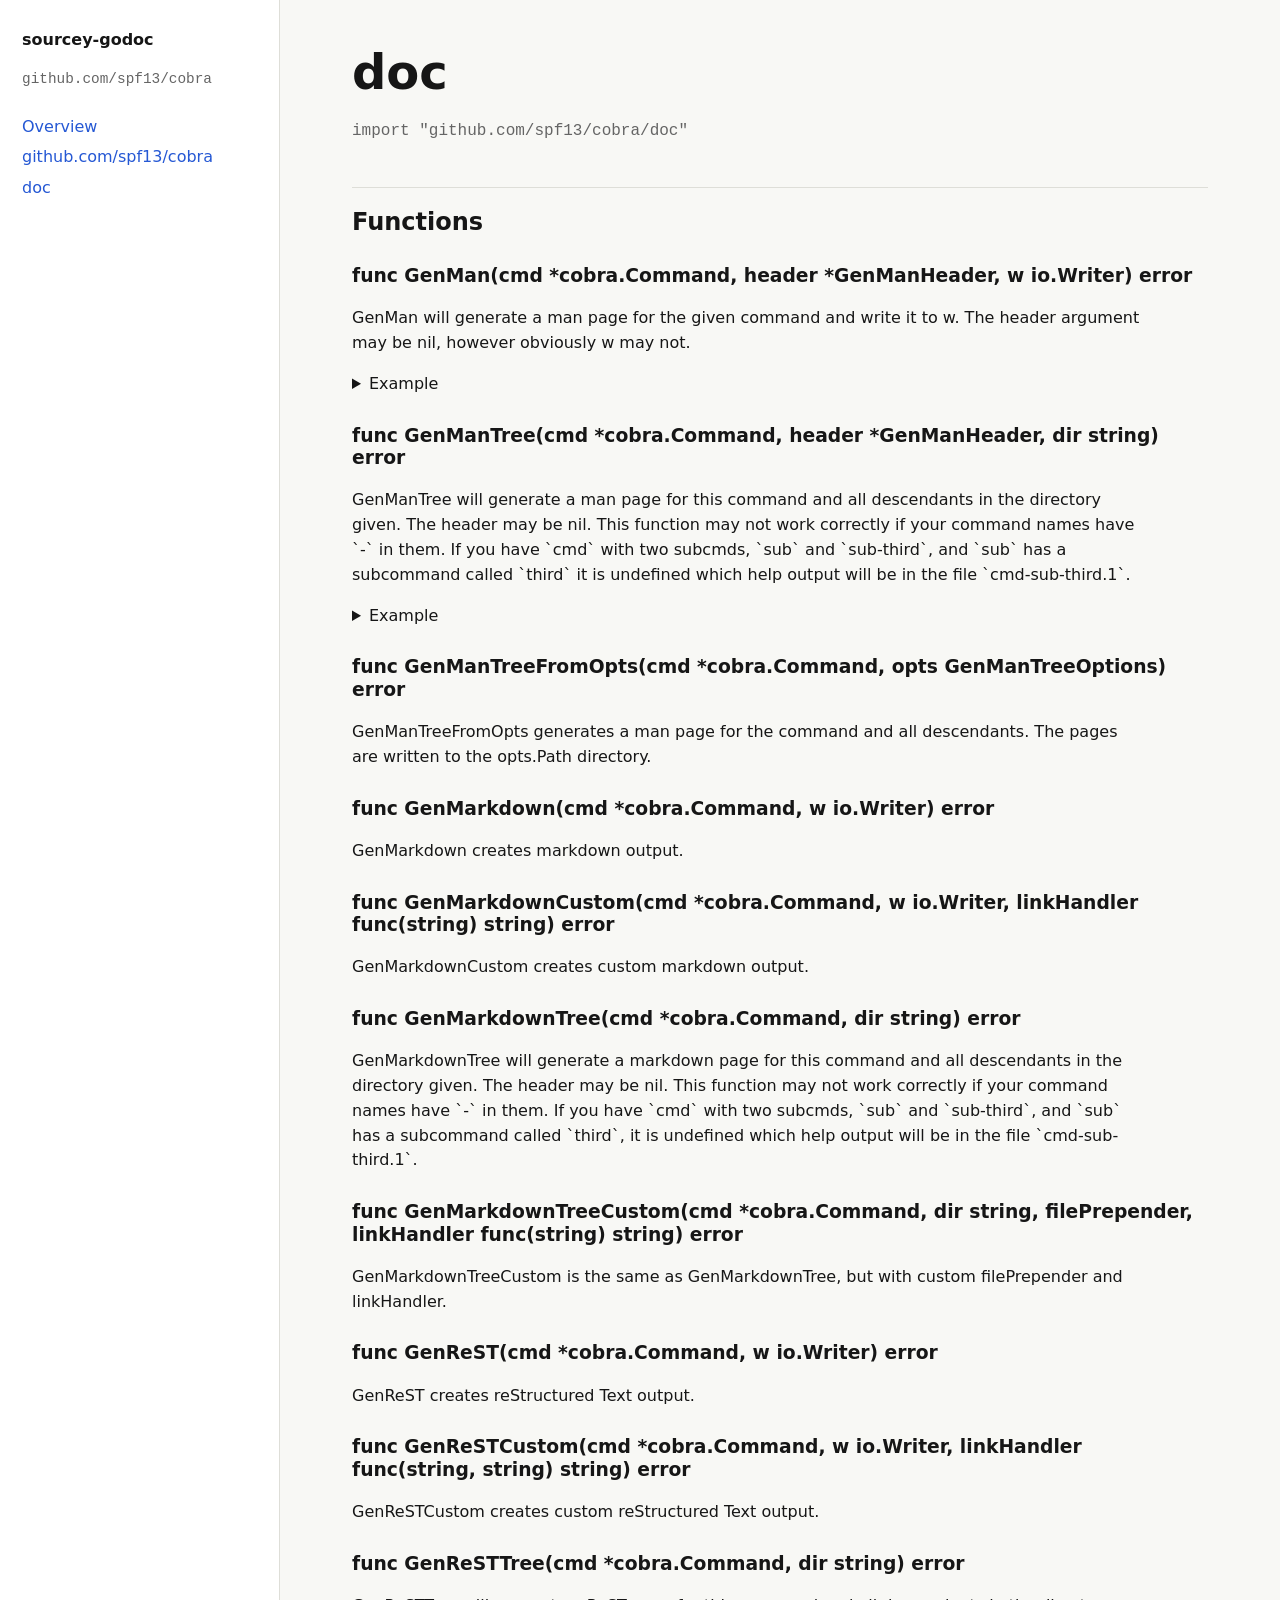
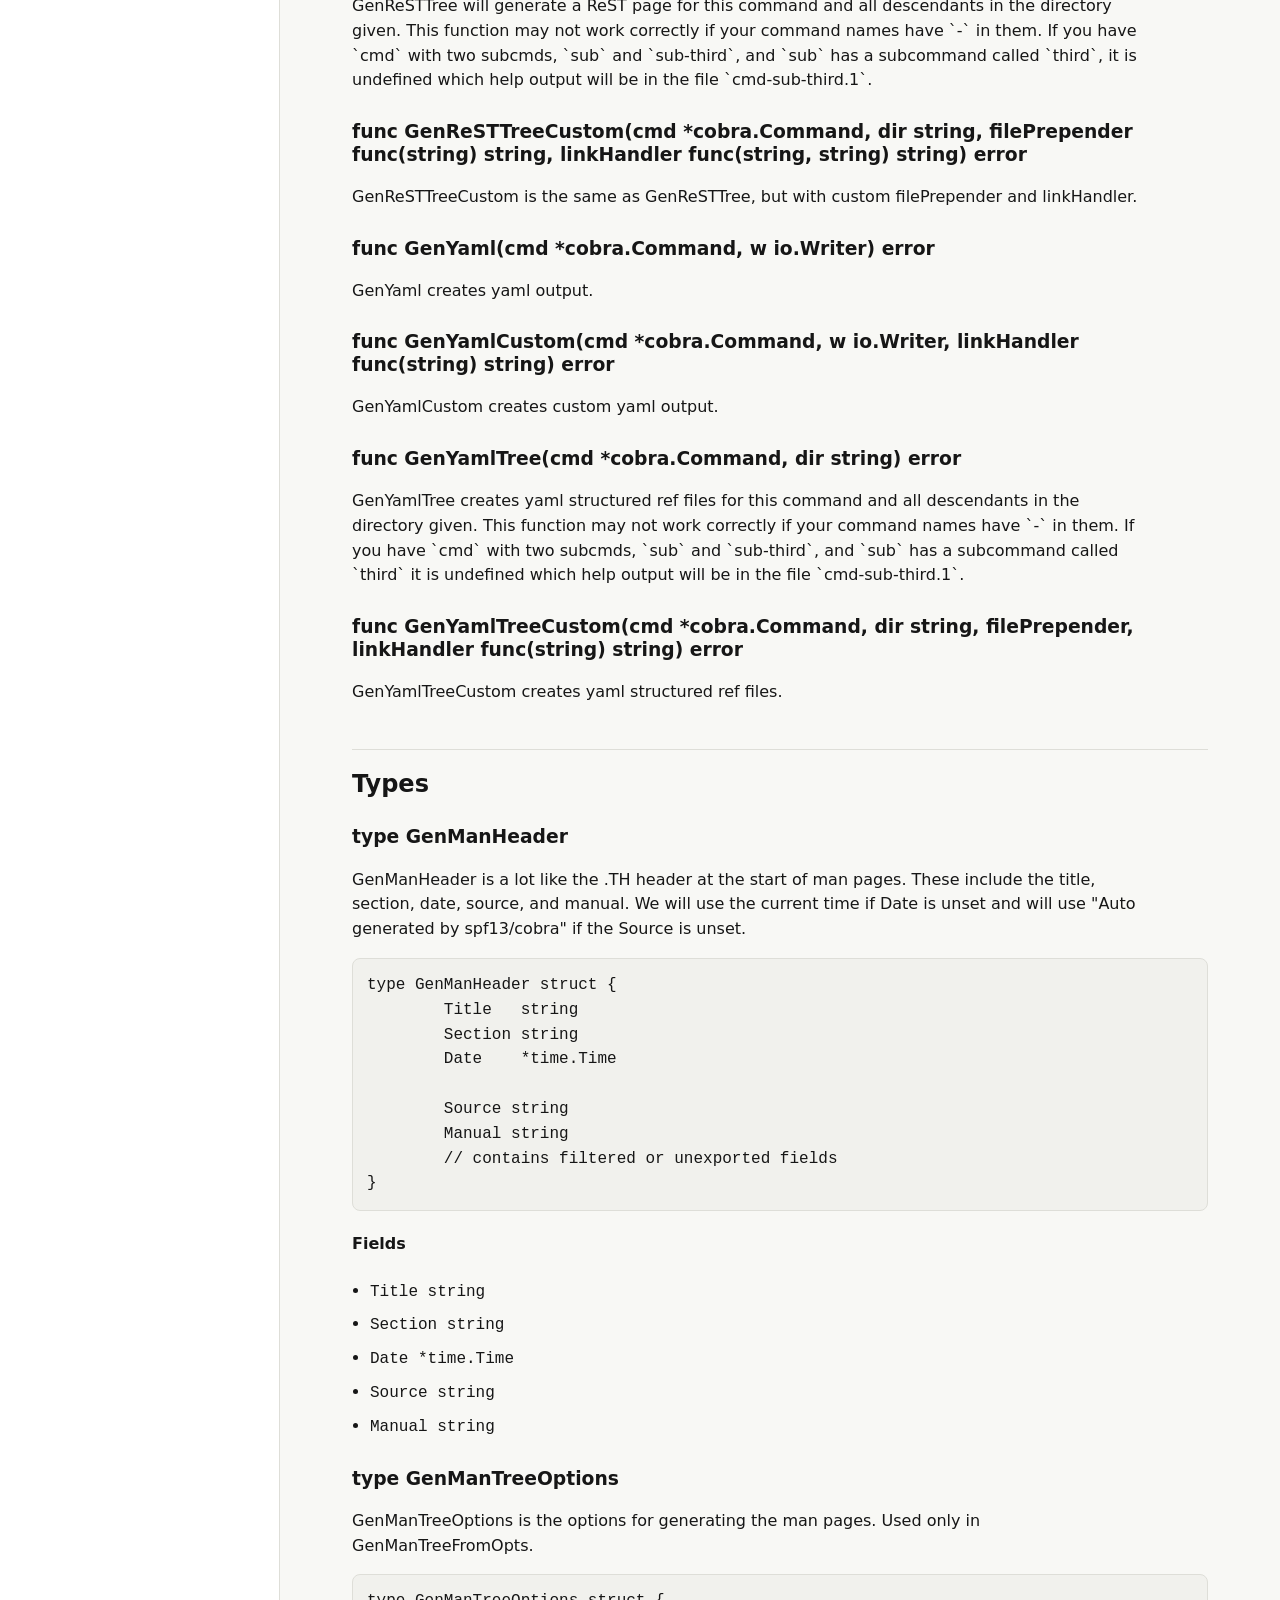
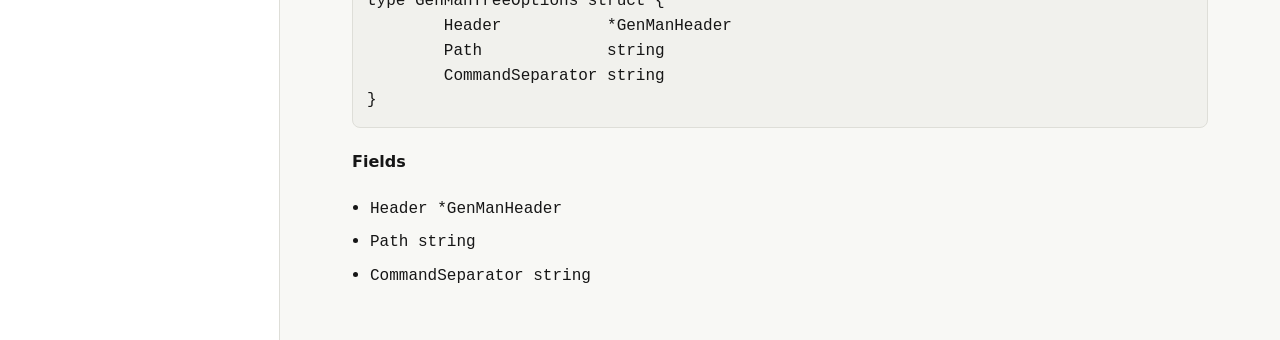
<file: pkg-doc.html>
<!doctype html>
<html lang="en">
<head>
<meta charset="utf-8">
<meta name="viewport" content="width=device-width, initial-scale=1">
<title>doc</title>
<link rel="stylesheet" href="sourcey-godoc.css">
</head>
<body><div class="shell">
<aside><p class="brand">sourcey-godoc</p><p class="module"><code>github.com/spf13/cobra</code></p><ul class="nav"><li><a href="index.html">Overview</a></li><li><a href="package-root.html">github.com/spf13/cobra</a></li><li><a href="pkg-doc.html">doc</a></li></ul></aside>
<main><h1>doc</h1><p class="import-path"><code>import "github.com/spf13/cobra/doc"</code></p><h2 id="functions">Functions</h2><section id="func-GenMan"><h3>func GenMan(cmd *cobra.Command, header *GenManHeader, w io.Writer) error</h3><div class="doc"><p>GenMan will generate a man page for the given command and write it to
w. The header argument may be nil, however obviously w may not.
</div><details><summary>Example</summary><pre><code>{
	cmd := &amp;cobra.Command{
		Use:   &#34;test&#34;,
		Short: &#34;my test program&#34;,
	}
	header := &amp;doc.GenManHeader{
		Title:   &#34;MINE&#34;,
		Section: &#34;3&#34;,
	}
	out := new(bytes.Buffer)
	cobra.CheckErr(doc.GenMan(cmd, header, out))
	fmt.Print(out.String())
}</code></pre></details></section><section id="func-GenManTree"><h3>func GenManTree(cmd *cobra.Command, header *GenManHeader, dir string) error</h3><div class="doc"><p>GenManTree will generate a man page for this command and all descendants
in the directory given. The header may be nil. This function may not work
correctly if your command names have `-` in them. If you have `cmd` with two
subcmds, `sub` and `sub-third`, and `sub` has a subcommand called `third`
it is undefined which help output will be in the file `cmd-sub-third.1`.
</div><details><summary>Example</summary><pre><code>{
	cmd := &amp;cobra.Command{
		Use:   &#34;test&#34;,
		Short: &#34;my test program&#34;,
	}
	header := &amp;doc.GenManHeader{
		Title:   &#34;MINE&#34;,
		Section: &#34;3&#34;,
	}
	cobra.CheckErr(doc.GenManTree(cmd, header, &#34;/tmp&#34;))
}</code></pre></details></section><section id="func-GenManTreeFromOpts"><h3>func GenManTreeFromOpts(cmd *cobra.Command, opts GenManTreeOptions) error</h3><div class="doc"><p>GenManTreeFromOpts generates a man page for the command and all descendants.
The pages are written to the opts.Path directory.
</div></section><section id="func-GenMarkdown"><h3>func GenMarkdown(cmd *cobra.Command, w io.Writer) error</h3><div class="doc"><p>GenMarkdown creates markdown output.
</div></section><section id="func-GenMarkdownCustom"><h3>func GenMarkdownCustom(cmd *cobra.Command, w io.Writer, linkHandler func(string) string) error</h3><div class="doc"><p>GenMarkdownCustom creates custom markdown output.
</div></section><section id="func-GenMarkdownTree"><h3>func GenMarkdownTree(cmd *cobra.Command, dir string) error</h3><div class="doc"><p>GenMarkdownTree will generate a markdown page for this command and all
descendants in the directory given. The header may be nil.
This function may not work correctly if your command names have `-` in them.
If you have `cmd` with two subcmds, `sub` and `sub-third`,
and `sub` has a subcommand called `third`, it is undefined which
help output will be in the file `cmd-sub-third.1`.
</div></section><section id="func-GenMarkdownTreeCustom"><h3>func GenMarkdownTreeCustom(cmd *cobra.Command, dir string, filePrepender, linkHandler func(string) string) error</h3><div class="doc"><p>GenMarkdownTreeCustom is the same as GenMarkdownTree, but
with custom filePrepender and linkHandler.
</div></section><section id="func-GenReST"><h3>func GenReST(cmd *cobra.Command, w io.Writer) error</h3><div class="doc"><p>GenReST creates reStructured Text output.
</div></section><section id="func-GenReSTCustom"><h3>func GenReSTCustom(cmd *cobra.Command, w io.Writer, linkHandler func(string, string) string) error</h3><div class="doc"><p>GenReSTCustom creates custom reStructured Text output.
</div></section><section id="func-GenReSTTree"><h3>func GenReSTTree(cmd *cobra.Command, dir string) error</h3><div class="doc"><p>GenReSTTree will generate a ReST page for this command and all
descendants in the directory given.
This function may not work correctly if your command names have `-` in them.
If you have `cmd` with two subcmds, `sub` and `sub-third`,
and `sub` has a subcommand called `third`, it is undefined which
help output will be in the file `cmd-sub-third.1`.
</div></section><section id="func-GenReSTTreeCustom"><h3>func GenReSTTreeCustom(cmd *cobra.Command, dir string, filePrepender func(string) string, linkHandler func(string, string) string) error</h3><div class="doc"><p>GenReSTTreeCustom is the same as GenReSTTree, but
with custom filePrepender and linkHandler.
</div></section><section id="func-GenYaml"><h3>func GenYaml(cmd *cobra.Command, w io.Writer) error</h3><div class="doc"><p>GenYaml creates yaml output.
</div></section><section id="func-GenYamlCustom"><h3>func GenYamlCustom(cmd *cobra.Command, w io.Writer, linkHandler func(string) string) error</h3><div class="doc"><p>GenYamlCustom creates custom yaml output.
</div></section><section id="func-GenYamlTree"><h3>func GenYamlTree(cmd *cobra.Command, dir string) error</h3><div class="doc"><p>GenYamlTree creates yaml structured ref files for this command and all descendants
in the directory given. This function may not work
correctly if your command names have `-` in them. If you have `cmd` with two
subcmds, `sub` and `sub-third`, and `sub` has a subcommand called `third`
it is undefined which help output will be in the file `cmd-sub-third.1`.
</div></section><section id="func-GenYamlTreeCustom"><h3>func GenYamlTreeCustom(cmd *cobra.Command, dir string, filePrepender, linkHandler func(string) string) error</h3><div class="doc"><p>GenYamlTreeCustom creates yaml structured ref files.
</div></section><h2 id="types">Types</h2><section id="type-GenManHeader"><h3>type GenManHeader</h3><div class="doc"><p>GenManHeader is a lot like the .TH header at the start of man pages. These
include the title, section, date, source, and manual. We will use the
current time if Date is unset and will use &quot;Auto generated by spf13/cobra&quot;
if the Source is unset.
</div><pre><code>type GenManHeader struct {
	Title   string
	Section string
	Date    *time.Time

	Source string
	Manual string
	// contains filtered or unexported fields
}</code></pre><h4>Fields</h4><ul class="field-list"><li><code>Title string</code></li><li><code>Section string</code></li><li><code>Date *time.Time</code></li><li><code>Source string</code></li><li><code>Manual string</code></li></ul></section><section id="type-GenManTreeOptions"><h3>type GenManTreeOptions</h3><div class="doc"><p>GenManTreeOptions is the options for generating the man pages.
Used only in GenManTreeFromOpts.
</div><pre><code>type GenManTreeOptions struct {
	Header           *GenManHeader
	Path             string
	CommandSeparator string
}</code></pre><h4>Fields</h4><ul class="field-list"><li><code>Header *GenManHeader</code></li><li><code>Path string</code></li><li><code>CommandSeparator string</code></li></ul></section></main>
</div></body>
</html>
</file>
<file: sourcey-godoc.css>
:root {
  color-scheme: light dark;
  --bg: #f8f8f5;
  --fg: #161616;
  --muted: #656565;
  --border: #deded8;
  --panel: #ffffff;
  --accent: #2558d4;
  --code-bg: #f1f1ed;
}
@media (prefers-color-scheme: dark) {
  :root {
    --bg: #111111;
    --fg: #f3f3ef;
    --muted: #a7a7a0;
    --border: #30302c;
    --panel: #171717;
    --accent: #8eadff;
    --code-bg: #20201c;
  }
}
* { box-sizing: border-box; }
body {
  margin: 0;
  background: var(--bg);
  color: var(--fg);
  font: 16px/1.55 system-ui, -apple-system, BlinkMacSystemFont, "Segoe UI", sans-serif;
}
a { color: var(--accent); text-decoration: none; }
a:hover { text-decoration: underline; }
.shell {
  display: grid;
  grid-template-columns: minmax(220px, 280px) minmax(0, 1fr);
  min-height: 100vh;
}
aside {
  border-right: 1px solid var(--border);
  padding: 28px 22px;
  background: var(--panel);
}
main {
  max-width: 1040px;
  padding: 44px min(6vw, 72px);
}
.brand { font-weight: 700; margin: 0 0 8px; }
.module { color: var(--muted); font-size: 0.9rem; word-break: break-all; }
.nav { list-style: none; margin: 24px 0 0; padding: 0; }
.nav li { margin: 6px 0; }
h1, h2, h3 { line-height: 1.2; }
h1 { font-size: clamp(2rem, 4vw, 3rem); margin: 0 0 12px; }
h2 { margin-top: 44px; padding-top: 20px; border-top: 1px solid var(--border); }
h3 { margin-top: 28px; }
.import-path, .synopsis, .meta { color: var(--muted); }
.card {
  display: block;
  border: 1px solid var(--border);
  border-radius: 8px;
  padding: 16px;
  margin: 12px 0;
  background: var(--panel);
}
pre {
  overflow-x: auto;
  padding: 14px;
  border-radius: 8px;
  background: var(--code-bg);
  border: 1px solid var(--border);
}
code { font-family: ui-monospace, SFMono-Regular, Menlo, Consolas, monospace; }
.doc { max-width: 78ch; }
.field-list { padding-left: 18px; }
.field-list li { margin: 8px 0; }
@media (max-width: 780px) {
  .shell { display: block; }
  aside { border-right: 0; border-bottom: 1px solid var(--border); }
  main { padding: 28px 20px; }
}
</file>
